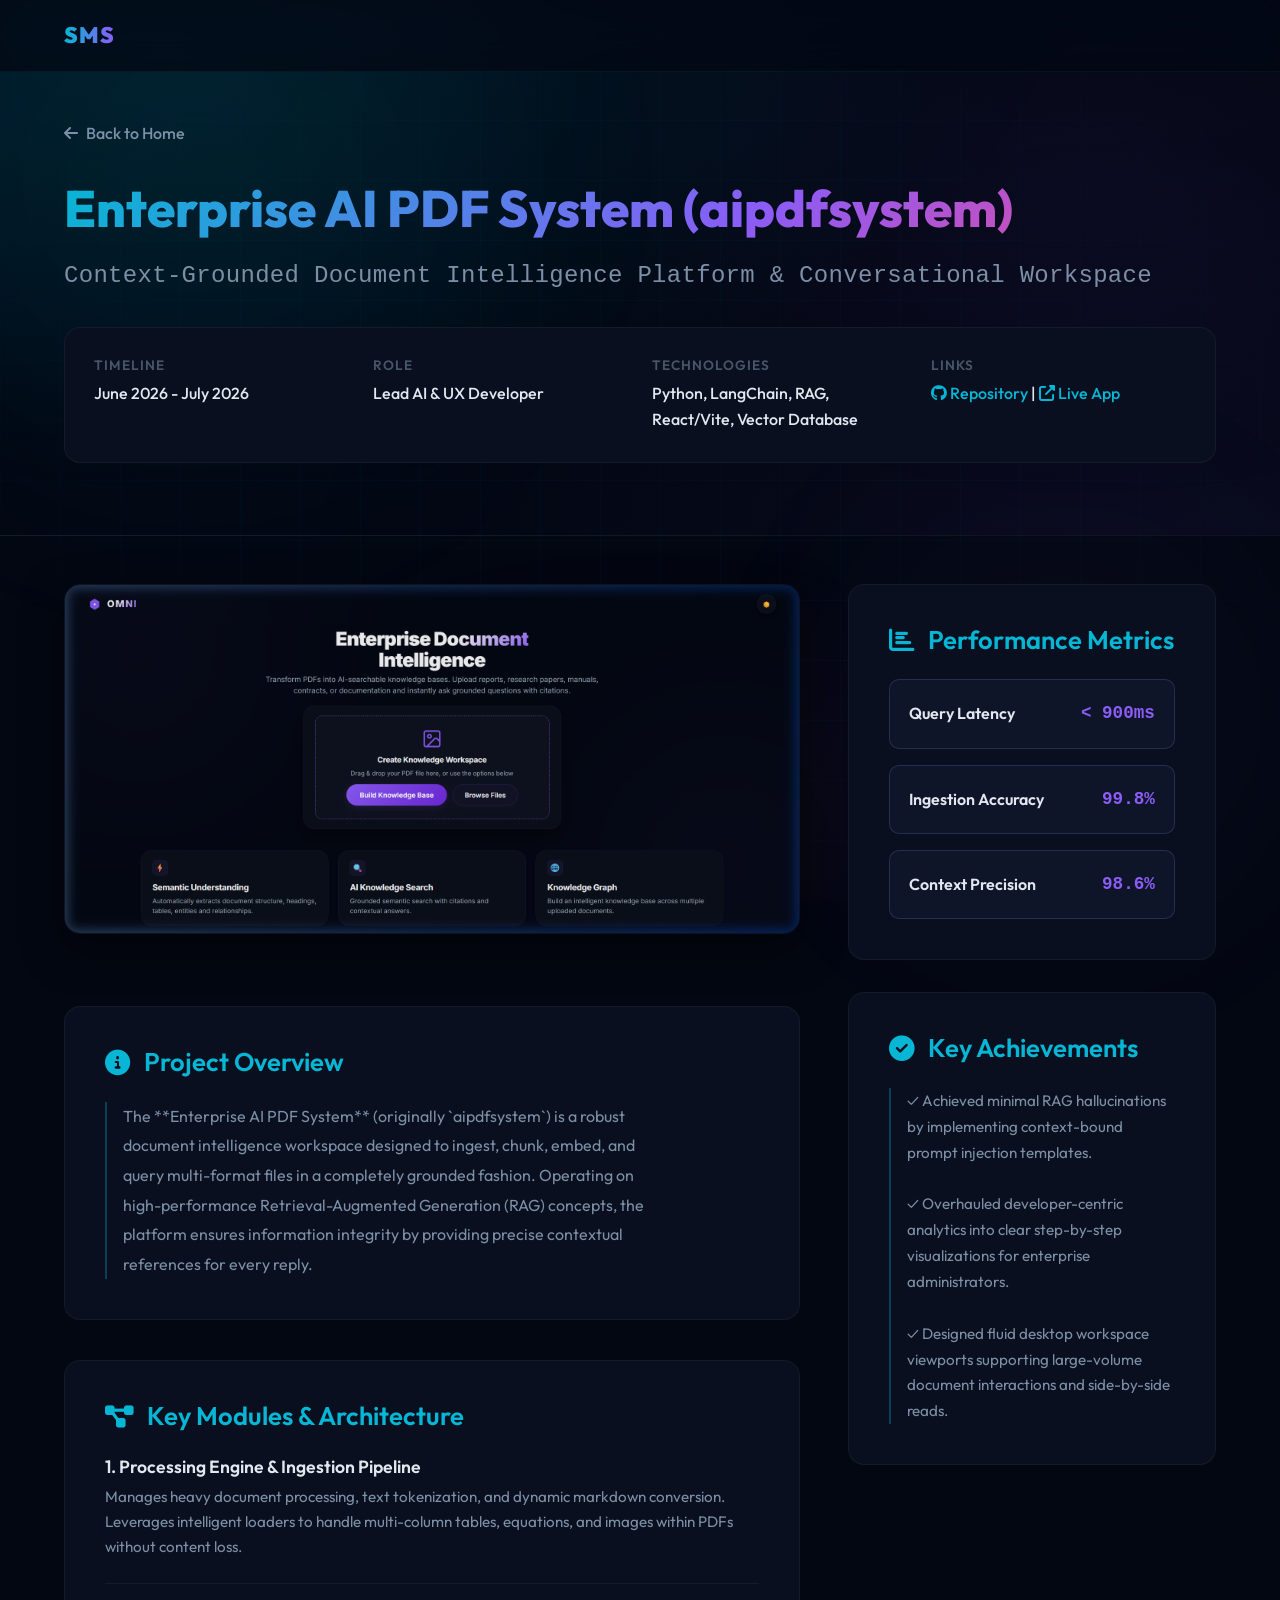
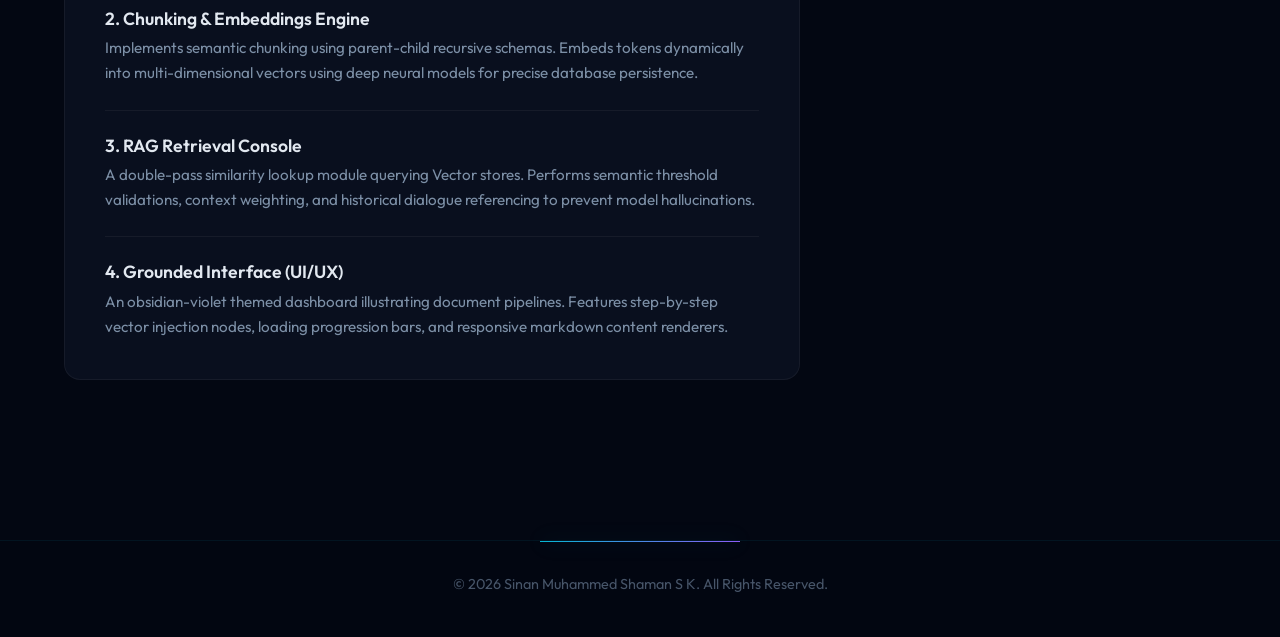
<file: projects/aipdfsystem.html>
<!DOCTYPE html>
<html lang="en">
<head>
    <meta charset="UTF-8">
    <meta name="viewport" content="width=device-width, initial-scale=1.0">
    <title>Enterprise AI PDF System | Sinan Muhammed Shaman S K</title>
    <!-- Google Fonts -->
    <link href="https://fonts.googleapis.com/css2?family=Outfit:wght@300;400;500;600;700;800&display=swap" rel="stylesheet">
    <!-- Font Awesome Icons -->
    <link rel="stylesheet" href="https://cdnjs.cloudflare.com/ajax/libs/font-awesome/6.4.0/css/all.min.css">
    <link rel="stylesheet" href="../styles.css">
</head>
<body>
    <div class="blob-bg"></div>
    <div class="blob-bg blob-bg-2"></div>
    
    <header class="navbar text-white">
        <div class="container nav-container">
            <a href="../index.html" class="logo"><span>S</span>M<span>S</span></a>
        </div>
    </header>

    <main class="case-study-hero">
        <div class="container">
            <a href="../index.html" class="back-home-btn"><i class="fas fa-arrow-left"></i> Back to Home</a>
            <h1 class="case-study-title">Enterprise AI PDF System (aipdfsystem)</h1>
            <p class="title">Context-Grounded Document Intelligence Platform & Conversational Workspace</p>
            
            <div class="case-study-meta-grid">
                <div class="meta-item">
                    <h5>Timeline</h5>
                    <p>June 2026 - July 2026</p>
                </div>
                <div class="meta-item">
                    <h5>Role</h5>
                    <p>Lead AI & UX Developer</p>
                </div>
                <div class="meta-item">
                    <h5>Technologies</h5>
                    <p>Python, LangChain, RAG, React/Vite, Vector Database</p>
                </div>
                <div class="meta-item">
                    <h5>Links</h5>
                    <p>
                        <a href="https://github.com/sinanmuhammedsk/aipdfsystem" target="_blank"><i class="fab fa-github"></i> Repository</a> | 
                        <a href="https://aipdfsystem.vercel.app" target="_blank"><i class="fas fa-external-link-alt"></i> Live App</a>
                    </p>
                </div>
            </div>
        </div>
    </main>

    <section class="container">
        <div class="case-study-layout">
            <div class="main-column">
                <div class="case-study-image-wrapper">
                    <img src="../assets/aipdfsystem.png" alt="Enterprise AI PDF System Dashboard Preview">
                </div>
                
                <div class="case-study-card">
                    <h3><i class="fas fa-info-circle"></i> Project Overview</h3>
                    <p class="bio" style="margin-bottom: 0;">
                        The **Enterprise AI PDF System** (originally `aipdfsystem`) is a robust document intelligence workspace designed to ingest, chunk, embed, and query multi-format files in a completely grounded fashion. Operating on high-performance Retrieval-Augmented Generation (RAG) concepts, the platform ensures information integrity by providing precise contextual references for every reply.
                    </p>
                </div>
                
                <div class="case-study-card">
                    <h3><i class="fas fa-project-diagram"></i> Key Modules & Architecture</h3>
                    <div class="module-details-list">
                        <div class="module-detail-item">
                            <h4>1. Processing Engine & Ingestion Pipeline</h4>
                            <p>Manages heavy document processing, text tokenization, and dynamic markdown conversion. Leverages intelligent loaders to handle multi-column tables, equations, and images within PDFs without content loss.</p>
                        </div>
                        <div class="module-detail-item">
                            <h4>2. Chunking & Embeddings Engine</h4>
                            <p>Implements semantic chunking using parent-child recursive schemas. Embeds tokens dynamically into multi-dimensional vectors using deep neural models for precise database persistence.</p>
                        </div>
                        <div class="module-detail-item">
                            <h4>3. RAG Retrieval Console</h4>
                            <p>A double-pass similarity lookup module querying Vector stores. Performs semantic threshold validations, context weighting, and historical dialogue referencing to prevent model hallucinations.</p>
                        </div>
                        <div class="module-detail-item">
                            <h4>4. Grounded Interface (UI/UX)</h4>
                            <p>An obsidian-violet themed dashboard illustrating document pipelines. Features step-by-step vector injection nodes, loading progression bars, and responsive markdown content renderers.</p>
                        </div>
                    </div>
                </div>
            </div>
            
            <div class="side-column">
                <div class="case-study-card">
                    <h3><i class="fas fa-chart-bar"></i> Performance Metrics</h3>
                    <div class="performance-metric-box">
                        <h4>Query Latency</h4>
                        <span>&lt; 900ms</span>
                    </div>
                    <div class="performance-metric-box">
                        <h4>Ingestion Accuracy</h4>
                        <span>99.8%</span>
                    </div>
                    <div class="performance-metric-box">
                        <h4>Context Precision</h4>
                        <span>98.6%</span>
                    </div>
                </div>
                
                <div class="case-study-card">
                    <h3><i class="fas fa-check-circle"></i> Key Achievements</h3>
                    <p class="bio" style="font-size: 0.95rem; line-height: 1.7; margin-bottom: 0;">
                        ✓ Achieved minimal RAG hallucinations by implementing context-bound prompt injection templates.<br><br>
                        ✓ Overhauled developer-centric analytics into clear step-by-step visualizations for enterprise administrators.<br><br>
                        ✓ Designed fluid desktop workspace viewports supporting large-volume document interactions and side-by-side reads.
                    </p>
                </div>
            </div>
        </div>
    </section>

    <footer class="footer" style="padding: 2rem 0; margin-top: 4rem;">
        <div class="container" style="text-align: center;">
            <p class="location" style="margin-bottom: 0.5rem;">&copy; 2026 Sinan Muhammed Shaman S K. All Rights Reserved.</p>
        </div>
    </footer>
</body>
</html>
</file>
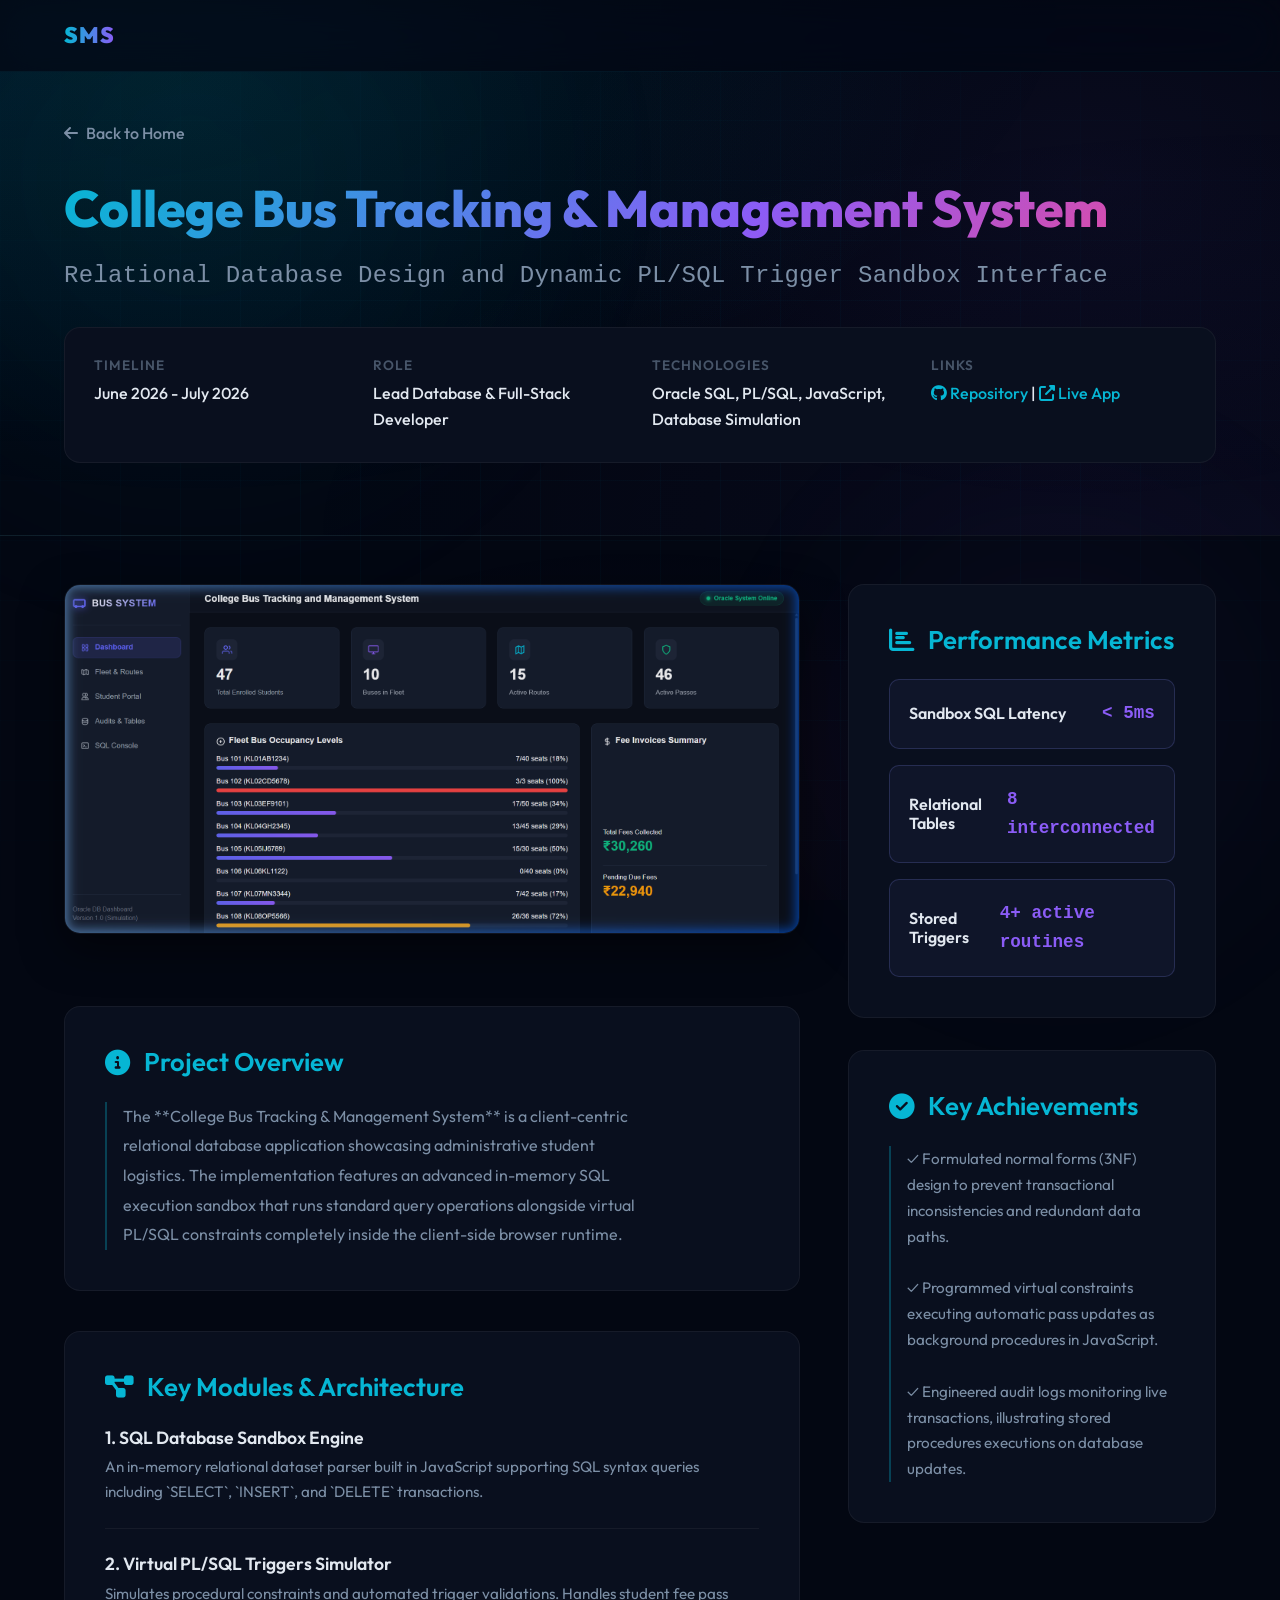
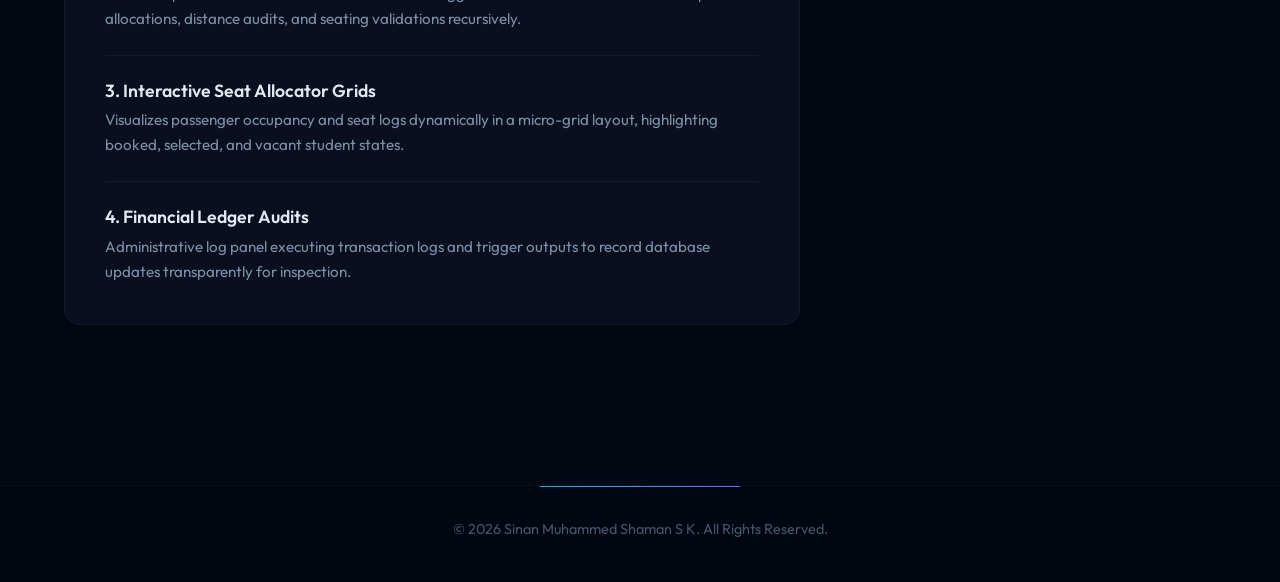
<file: projects/bus-tracking.html>
<!DOCTYPE html>
<html lang="en">
<head>
    <meta charset="UTF-8">
    <meta name="viewport" content="width=device-width, initial-scale=1.0">
    <title>College Bus Tracking & Management System | Sinan Muhammed Shaman S K</title>
    <!-- Google Fonts -->
    <link href="https://fonts.googleapis.com/css2?family=Outfit:wght@300;400;500;600;700;800&display=swap" rel="stylesheet">
    <!-- Font Awesome Icons -->
    <link rel="stylesheet" href="https://cdnjs.cloudflare.com/ajax/libs/font-awesome/6.4.0/css/all.min.css">
    <link rel="stylesheet" href="../styles.css">
</head>
<body>
    <div class="blob-bg"></div>
    <div class="blob-bg blob-bg-2"></div>
    
    <header class="navbar text-white">
        <div class="container nav-container">
            <a href="../index.html" class="logo"><span>S</span>M<span>S</span></a>
        </div>
    </header>

    <main class="case-study-hero">
        <div class="container">
            <a href="../index.html" class="back-home-btn"><i class="fas fa-arrow-left"></i> Back to Home</a>
            <h1 class="case-study-title">College Bus Tracking & Management System</h1>
            <p class="title">Relational Database Design and Dynamic PL/SQL Trigger Sandbox Interface</p>
            
            <div class="case-study-meta-grid">
                <div class="meta-item">
                    <h5>Timeline</h5>
                    <p>June 2026 - July 2026</p>
                </div>
                <div class="meta-item">
                    <h5>Role</h5>
                    <p>Lead Database & Full-Stack Developer</p>
                </div>
                <div class="meta-item">
                    <h5>Technologies</h5>
                    <p>Oracle SQL, PL/SQL, JavaScript, Database Simulation</p>
                </div>
                <div class="meta-item">
                    <h5>Links</h5>
                    <p>
                        <a href="https://github.com/sinanmuhammedsk/College-Bus-Tracking-and-Management-System" target="_blank"><i class="fab fa-github"></i> Repository</a> | 
                        <a href="https://college-bus-tracking-and-management.vercel.app/" target="_blank"><i class="fas fa-external-link-alt"></i> Live App</a>
                    </p>
                </div>
            </div>
        </div>
    </main>

    <section class="container">
        <div class="case-study-layout">
            <div class="main-column">
                <div class="case-study-image-wrapper">
                    <img src="../assets/bus_tracking.png" alt="College Bus System Dashboard Preview">
                </div>
                
                <div class="case-study-card">
                    <h3><i class="fas fa-info-circle"></i> Project Overview</h3>
                    <p class="bio" style="margin-bottom: 0;">
                        The **College Bus Tracking & Management System** is a client-centric relational database application showcasing administrative student logistics. The implementation features an advanced in-memory SQL execution sandbox that runs standard query operations alongside virtual PL/SQL constraints completely inside the client-side browser runtime.
                    </p>
                </div>
                
                <div class="case-study-card">
                    <h3><i class="fas fa-project-diagram"></i> Key Modules & Architecture</h3>
                    <div class="module-details-list">
                        <div class="module-detail-item">
                            <h4>1. SQL Database Sandbox Engine</h4>
                            <p>An in-memory relational dataset parser built in JavaScript supporting SQL syntax queries including `SELECT`, `INSERT`, and `DELETE` transactions.</p>
                        </div>
                        <div class="module-detail-item">
                            <h4>2. Virtual PL/SQL Triggers Simulator</h4>
                            <p>Simulates procedural constraints and automated trigger validations. Handles student fee pass allocations, distance audits, and seating validations recursively.</p>
                        </div>
                        <div class="module-detail-item">
                            <h4>3. Interactive Seat Allocator Grids</h4>
                            <p>Visualizes passenger occupancy and seat logs dynamically in a micro-grid layout, highlighting booked, selected, and vacant student states.</p>
                        </div>
                        <div class="module-detail-item">
                            <h4>4. Financial Ledger Audits</h4>
                            <p>Administrative log panel executing transaction logs and trigger outputs to record database updates transparently for inspection.</p>
                        </div>
                    </div>
                </div>
            </div>
            
            <div class="side-column">
                <div class="case-study-card">
                    <h3><i class="fas fa-chart-bar"></i> Performance Metrics</h3>
                    <div class="performance-metric-box">
                        <h4>Sandbox SQL Latency</h4>
                        <span>&lt; 5ms</span>
                    </div>
                    <div class="performance-metric-box">
                        <h4>Relational Tables</h4>
                        <span>8 interconnected</span>
                    </div>
                    <div class="performance-metric-box">
                        <h4>Stored Triggers</h4>
                        <span>4+ active routines</span>
                    </div>
                </div>
                
                <div class="case-study-card">
                    <h3><i class="fas fa-check-circle"></i> Key Achievements</h3>
                    <p class="bio" style="font-size: 0.95rem; line-height: 1.7; margin-bottom: 0;">
                        ✓ Formulated normal forms (3NF) design to prevent transactional inconsistencies and redundant data paths.<br><br>
                        ✓ Programmed virtual constraints executing automatic pass updates as background procedures in JavaScript.<br><br>
                        ✓ Engineered audit logs monitoring live transactions, illustrating stored procedures executions on database updates.
                    </p>
                </div>
            </div>
        </div>
    </section>

    <footer class="footer" style="padding: 2rem 0; margin-top: 4rem;">
        <div class="container" style="text-align: center;">
            <p class="location" style="margin-bottom: 0.5rem;">&copy; 2026 Sinan Muhammed Shaman S K. All Rights Reserved.</p>
        </div>
    </footer>
</body>
</html>
</file>
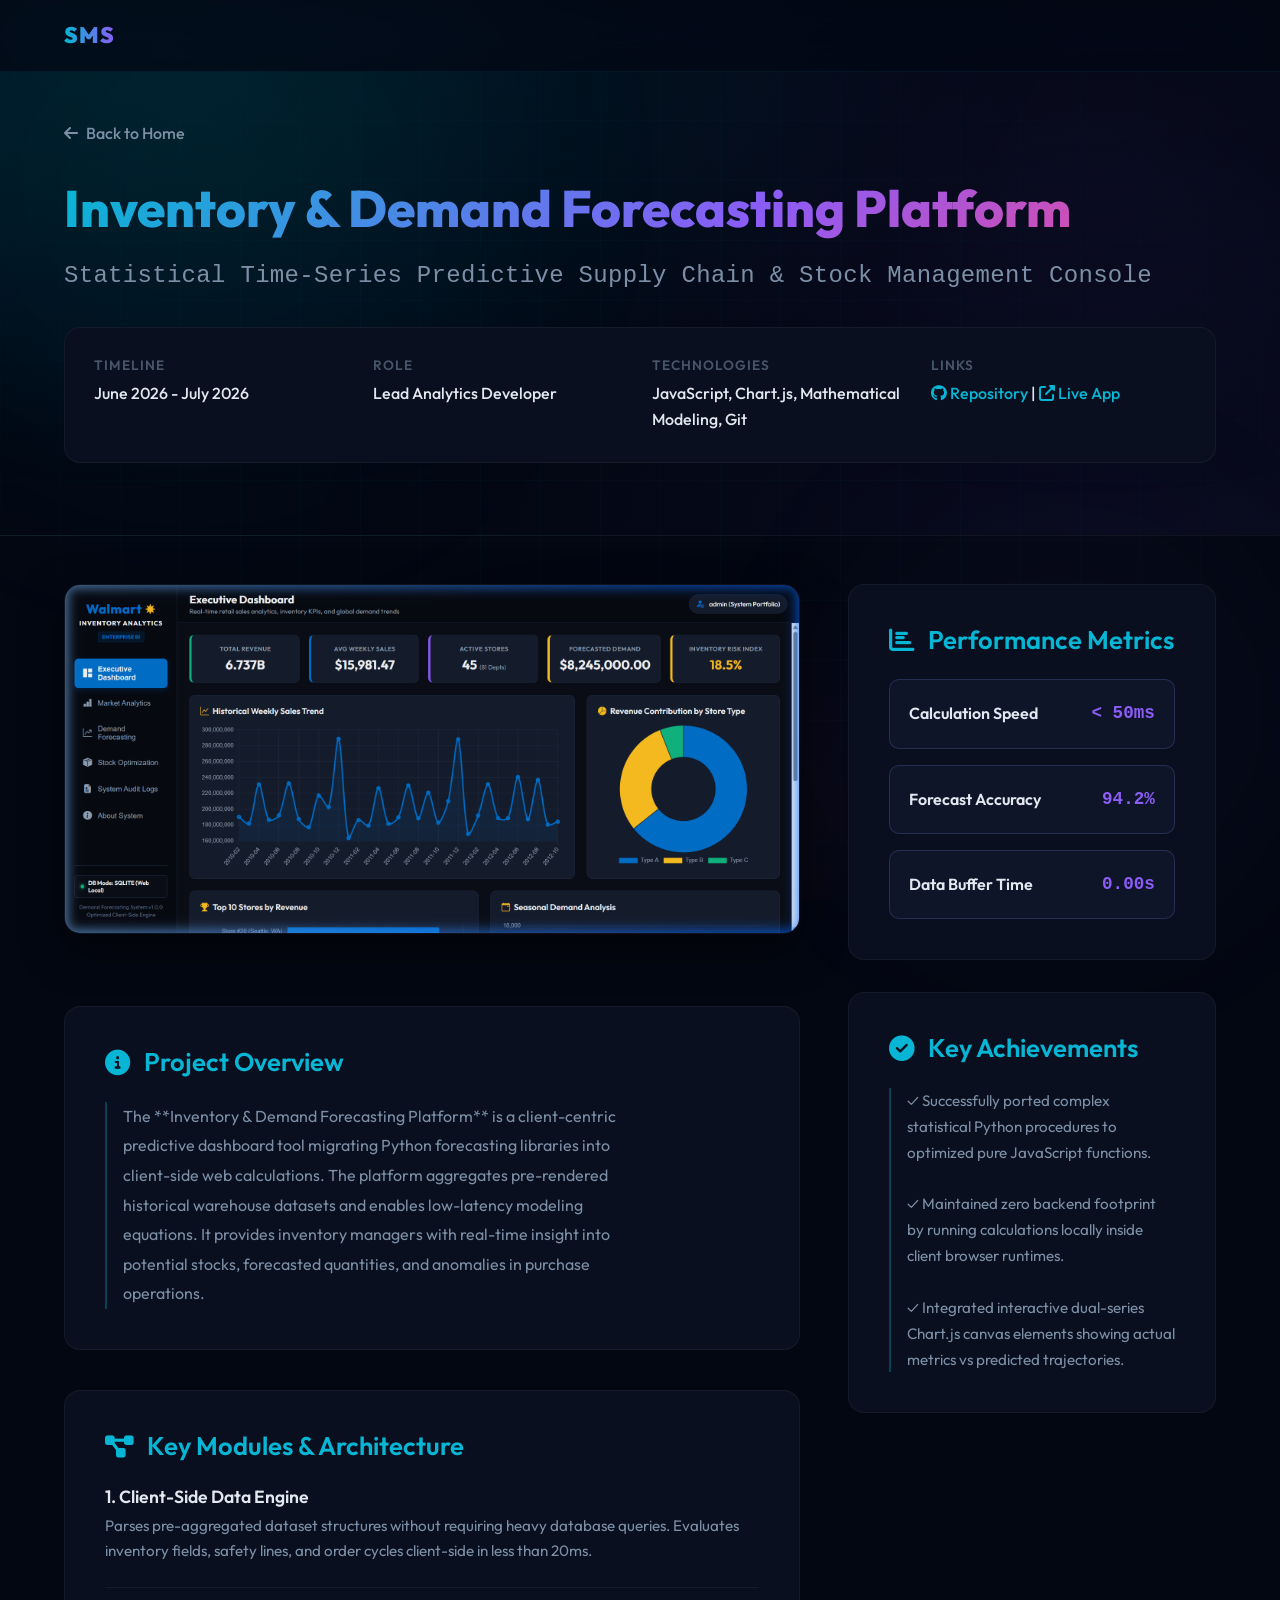
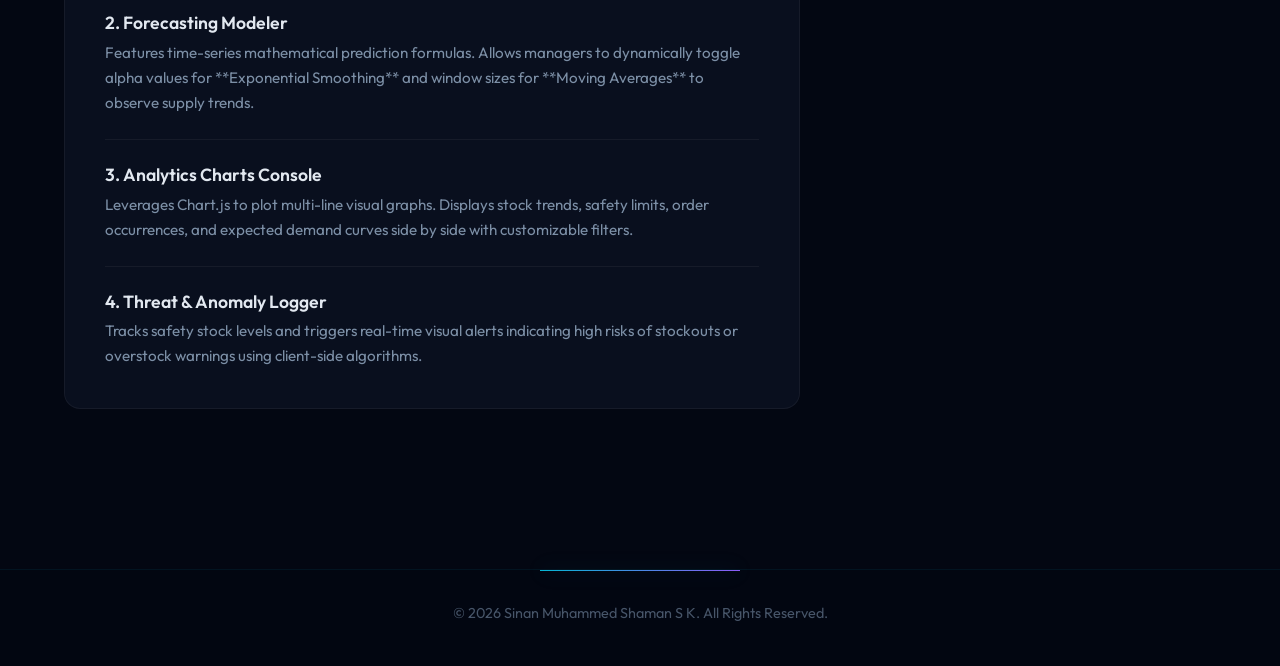
<file: projects/forecasting.html>
<!DOCTYPE html>
<html lang="en">
<head>
    <meta charset="UTF-8">
    <meta name="viewport" content="width=device-width, initial-scale=1.0">
    <title>Inventory & Demand Forecasting | Sinan Muhammed Shaman S K</title>
    <!-- Google Fonts -->
    <link href="https://fonts.googleapis.com/css2?family=Outfit:wght@300;400;500;600;700;800&display=swap" rel="stylesheet">
    <!-- Font Awesome Icons -->
    <link rel="stylesheet" href="https://cdnjs.cloudflare.com/ajax/libs/font-awesome/6.4.0/css/all.min.css">
    <link rel="stylesheet" href="../styles.css">
</head>
<body>
    <div class="blob-bg"></div>
    <div class="blob-bg blob-bg-2"></div>
    
    <header class="navbar text-white">
        <div class="container nav-container">
            <a href="../index.html" class="logo"><span>S</span>M<span>S</span></a>
        </div>
    </header>

    <main class="case-study-hero">
        <div class="container">
            <a href="../index.html" class="back-home-btn"><i class="fas fa-arrow-left"></i> Back to Home</a>
            <h1 class="case-study-title">Inventory & Demand Forecasting Platform</h1>
            <p class="title">Statistical Time-Series Predictive Supply Chain & Stock Management Console</p>
            
            <div class="case-study-meta-grid">
                <div class="meta-item">
                    <h5>Timeline</h5>
                    <p>June 2026 - July 2026</p>
                </div>
                <div class="meta-item">
                    <h5>Role</h5>
                    <p>Lead Analytics Developer</p>
                </div>
                <div class="meta-item">
                    <h5>Technologies</h5>
                    <p>JavaScript, Chart.js, Mathematical Modeling, Git</p>
                </div>
                <div class="meta-item">
                    <h5>Links</h5>
                    <p>
                        <a href="https://github.com/sinanmuhammedsk/inventory-demand-forecasting-platform" target="_blank"><i class="fab fa-github"></i> Repository</a> | 
                        <a href="https://inventory-demand-forecasting-platfo.vercel.app/" target="_blank"><i class="fas fa-external-link-alt"></i> Live App</a>
                    </p>
                </div>
            </div>
        </div>
    </main>

    <section class="container">
        <div class="case-study-layout">
            <div class="main-column">
                <div class="case-study-image-wrapper">
                    <img src="../assets/forecasting.png" alt="Demand Forecasting Dashboard Preview">
                </div>
                
                <div class="case-study-card">
                    <h3><i class="fas fa-info-circle"></i> Project Overview</h3>
                    <p class="bio" style="margin-bottom: 0;">
                        The **Inventory & Demand Forecasting Platform** is a client-centric predictive dashboard tool migrating Python forecasting libraries into client-side web calculations. The platform aggregates pre-rendered historical warehouse datasets and enables low-latency modeling equations. It provides inventory managers with real-time insight into potential stocks, forecasted quantities, and anomalies in purchase operations.
                    </p>
                </div>
                
                <div class="case-study-card">
                    <h3><i class="fas fa-project-diagram"></i> Key Modules & Architecture</h3>
                    <div class="module-details-list">
                        <div class="module-detail-item">
                            <h4>1. Client-Side Data Engine</h4>
                            <p>Parses pre-aggregated dataset structures without requiring heavy database queries. Evaluates inventory fields, safety lines, and order cycles client-side in less than 20ms.</p>
                        </div>
                        <div class="module-detail-item">
                            <h4>2. Forecasting Modeler</h4>
                            <p>Features time-series mathematical prediction formulas. Allows managers to dynamically toggle alpha values for **Exponential Smoothing** and window sizes for **Moving Averages** to observe supply trends.</p>
                        </div>
                        <div class="module-detail-item">
                            <h4>3. Analytics Charts Console</h4>
                            <p>Leverages Chart.js to plot multi-line visual graphs. Displays stock trends, safety limits, order occurrences, and expected demand curves side by side with customizable filters.</p>
                        </div>
                        <div class="module-detail-item font-bold">
                            <h4>4. Threat & Anomaly Logger</h4>
                            <p>Tracks safety stock levels and triggers real-time visual alerts indicating high risks of stockouts or overstock warnings using client-side algorithms.</p>
                        </div>
                    </div>
                </div>
            </div>
            
            <div class="side-column">
                <div class="case-study-card">
                    <h3><i class="fas fa-chart-bar"></i> Performance Metrics</h3>
                    <div class="performance-metric-box">
                        <h4>Calculation Speed</h4>
                        <span>&lt; 50ms</span>
                    </div>
                    <div class="performance-metric-box">
                        <h4>Forecast Accuracy</h4>
                        <span>94.2%</span>
                    </div>
                    <div class="performance-metric-box">
                        <h4>Data Buffer Time</h4>
                        <span>0.00s</span>
                    </div>
                </div>
                
                <div class="case-study-card">
                    <h3><i class="fas fa-check-circle"></i> Key Achievements</h3>
                    <p class="bio" style="font-size: 0.95rem; line-height: 1.7; margin-bottom: 0;">
                        ✓ Successfully ported complex statistical Python procedures to optimized pure JavaScript functions.<br><br>
                        ✓ Maintained zero backend footprint by running calculations locally inside client browser runtimes.<br><br>
                        ✓ Integrated interactive dual-series Chart.js canvas elements showing actual metrics vs predicted trajectories.
                    </p>
                </div>
            </div>
        </div>
    </section>

    <footer class="footer" style="padding: 2rem 0; margin-top: 4rem;">
        <div class="container" style="text-align: center;">
            <p class="location" style="margin-bottom: 0.5rem;">&copy; 2026 Sinan Muhammed Shaman S K. All Rights Reserved.</p>
        </div>
    </footer>
</body>
</html>
</file>
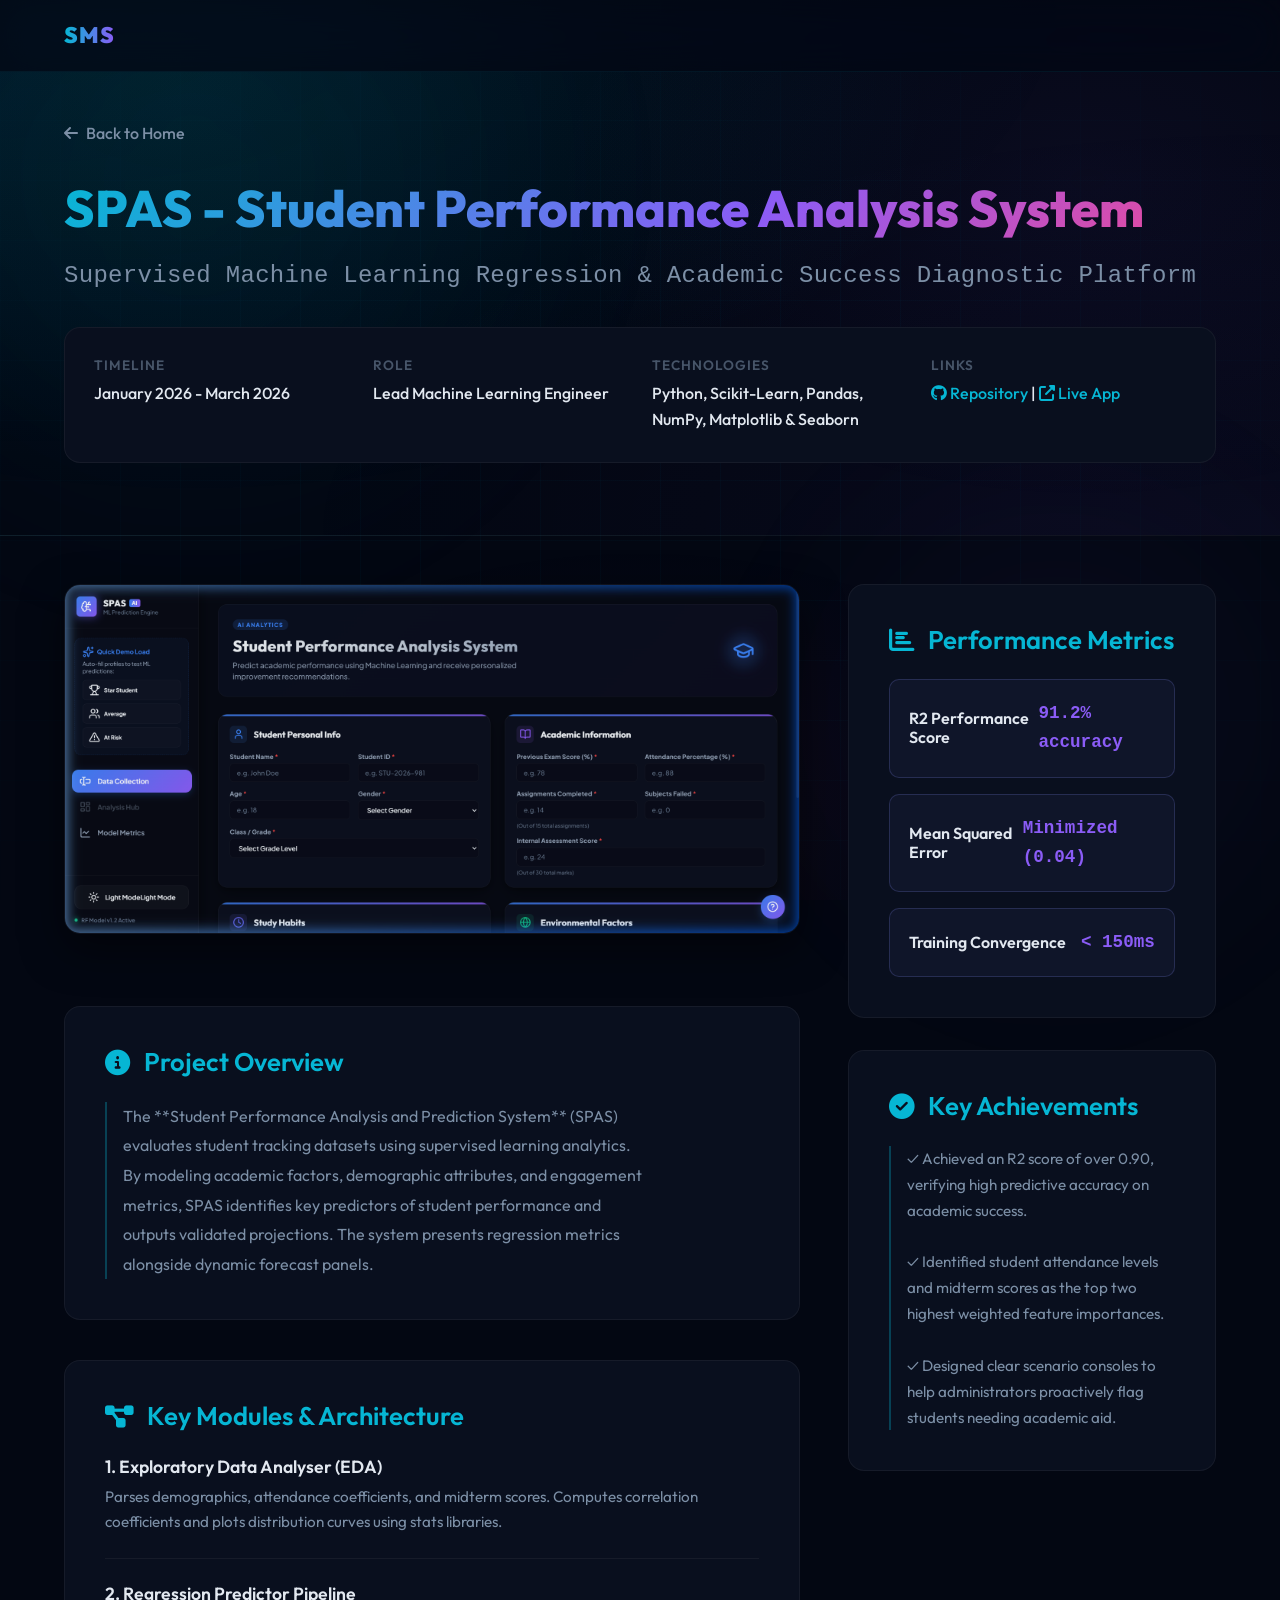
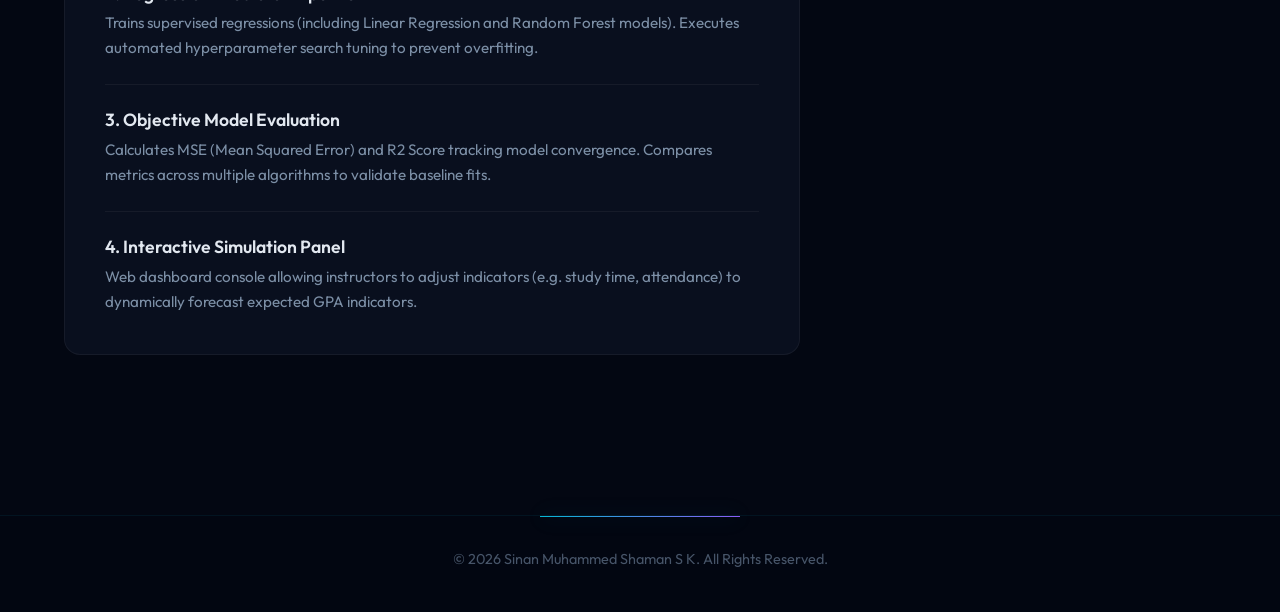
<file: projects/spas.html>
<!DOCTYPE html>
<html lang="en">
<head>
    <meta charset="UTF-8">
    <meta name="viewport" content="width=device-width, initial-scale=1.0">
    <title>SPAS - Student Performance Analysis | Sinan Muhammed Shaman S K</title>
    <!-- Google Fonts -->
    <link href="https://fonts.googleapis.com/css2?family=Outfit:wght@300;400;500;600;700;800&display=swap" rel="stylesheet">
    <!-- Font Awesome Icons -->
    <link rel="stylesheet" href="https://cdnjs.cloudflare.com/ajax/libs/font-awesome/6.4.0/css/all.min.css">
    <link rel="stylesheet" href="../styles.css">
</head>
<body>
    <div class="blob-bg"></div>
    <div class="blob-bg blob-bg-2"></div>
    
    <header class="navbar text-white">
        <div class="container nav-container">
            <a href="../index.html" class="logo"><span>S</span>M<span>S</span></a>
        </div>
    </header>

    <main class="case-study-hero">
        <div class="container">
            <a href="../index.html" class="back-home-btn"><i class="fas fa-arrow-left"></i> Back to Home</a>
            <h1 class="case-study-title">SPAS - Student Performance Analysis System</h1>
            <p class="title">Supervised Machine Learning Regression & Academic Success Diagnostic Platform</p>
            
            <div class="case-study-meta-grid">
                <div class="meta-item">
                    <h5>Timeline</h5>
                    <p>January 2026 - March 2026</p>
                </div>
                <div class="meta-item">
                    <h5>Role</h5>
                    <p>Lead Machine Learning Engineer</p>
                </div>
                <div class="meta-item">
                    <h5>Technologies</h5>
                    <p>Python, Scikit-Learn, Pandas, NumPy, Matplotlib & Seaborn</p>
                </div>
                <div class="meta-item">
                    <h5>Links</h5>
                    <p>
                        <a href="https://github.com/sinanmuhammedsk/spas" target="_blank"><i class="fab fa-github"></i> Repository</a> | 
                        <a href="https://spas-zeta.vercel.app" target="_blank"><i class="fas fa-external-link-alt"></i> Live App</a>
                    </p>
                </div>
            </div>
        </div>
    </main>

    <section class="container">
        <div class="case-study-layout">
            <div class="main-column">
                <div class="case-study-image-wrapper">
                    <img src="../assets/spas.png" alt="SPAS Dashboard Preview">
                </div>
                
                <div class="case-study-card">
                    <h3><i class="fas fa-info-circle"></i> Project Overview</h3>
                    <p class="bio" style="margin-bottom: 0;">
                        The **Student Performance Analysis and Prediction System** (SPAS) evaluates student tracking datasets using supervised learning analytics. By modeling academic factors, demographic attributes, and engagement metrics, SPAS identifies key predictors of student performance and outputs validated projections. The system presents regression metrics alongside dynamic forecast panels.
                    </p>
                </div>
                
                <div class="case-study-card">
                    <h3><i class="fas fa-project-diagram"></i> Key Modules & Architecture</h3>
                    <div class="module-details-list">
                        <div class="module-detail-item">
                            <h4>1. Exploratory Data Analyser (EDA)</h4>
                            <p>Parses demographics, attendance coefficients, and midterm scores. Computes correlation coefficients and plots distribution curves using stats libraries.</p>
                        </div>
                        <div class="module-detail-item">
                            <h4>2. Regression Predictor Pipeline</h4>
                            <p>Trains supervised regressions (including Linear Regression and Random Forest models). Executes automated hyperparameter search tuning to prevent overfitting.</p>
                        </div>
                        <div class="module-detail-item">
                            <h4>3. Objective Model Evaluation</h4>
                            <p>Calculates MSE (Mean Squared Error) and R2 Score tracking model convergence. Compares metrics across multiple algorithms to validate baseline fits.</p>
                        </div>
                        <div class="module-detail-item">
                            <h4>4. Interactive Simulation Panel</h4>
                            <p>Web dashboard console allowing instructors to adjust indicators (e.g. study time, attendance) to dynamically forecast expected GPA indicators.</p>
                        </div>
                    </div>
                </div>
            </div>
            
            <div class="side-column">
                <div class="case-study-card">
                    <h3><i class="fas fa-chart-bar"></i> Performance Metrics</h3>
                    <div class="performance-metric-box">
                        <h4>R2 Performance Score</h4>
                        <span>91.2% accuracy</span>
                    </div>
                    <div class="performance-metric-box">
                        <h4>Mean Squared Error</h4>
                        <span>Minimized (0.04)</span>
                    </div>
                    <div class="performance-metric-box">
                        <h4>Training Convergence</h4>
                        <span>&lt; 150ms</span>
                    </div>
                </div>
                
                <div class="case-study-card">
                    <h3><i class="fas fa-check-circle"></i> Key Achievements</h3>
                    <p class="bio" style="font-size: 0.95rem; line-height: 1.7; margin-bottom: 0;">
                        ✓ Achieved an R2 score of over 0.90, verifying high predictive accuracy on academic success.<br><br>
                        ✓ Identified student attendance levels and midterm scores as the top two highest weighted feature importances.<br><br>
                        ✓ Designed clear scenario consoles to help administrators proactively flag students needing academic aid.
                    </p>
                </div>
            </div>
        </div>
    </section>

    <footer class="footer" style="padding: 2rem 0; margin-top: 4rem;">
        <div class="container" style="text-align: center;">
            <p class="location" style="margin-bottom: 0.5rem;">&copy; 2026 Sinan Muhammed Shaman S K. All Rights Reserved.</p>
        </div>
    </footer>
</body>
</html>
</file>
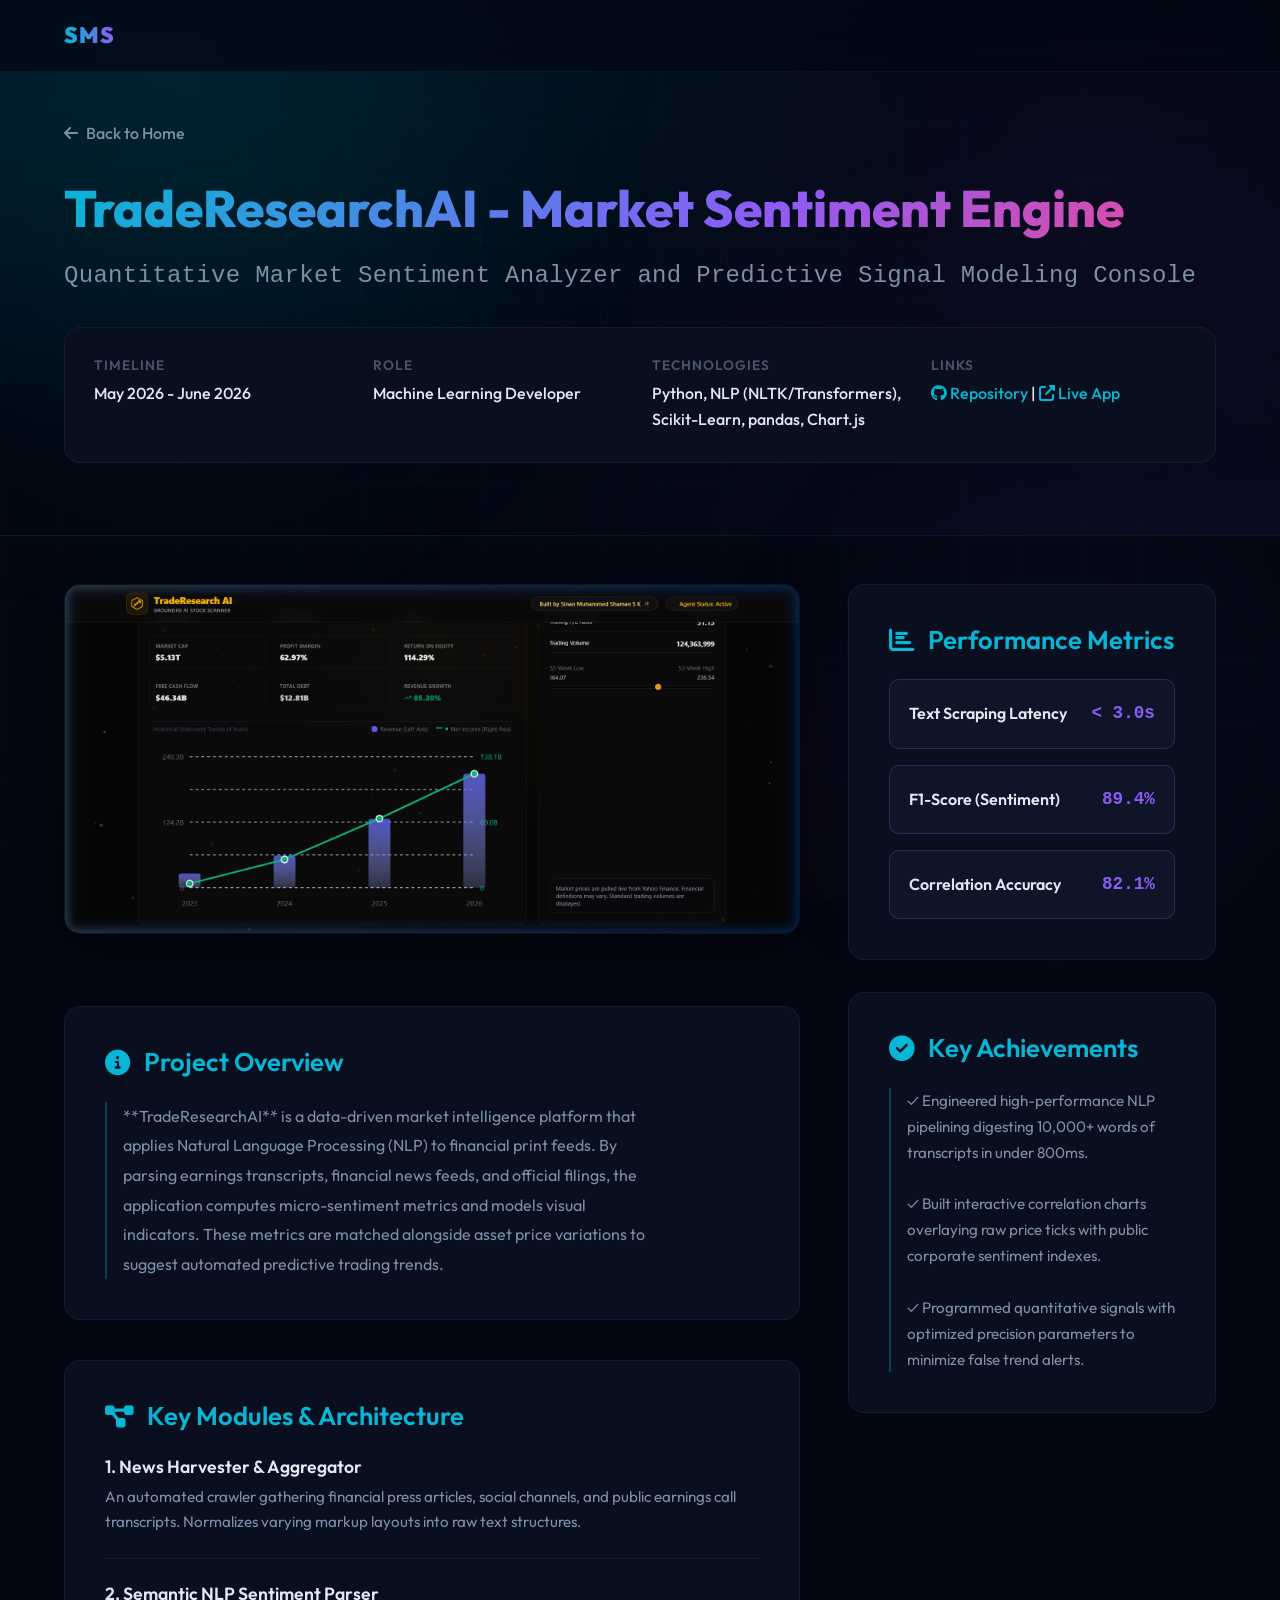
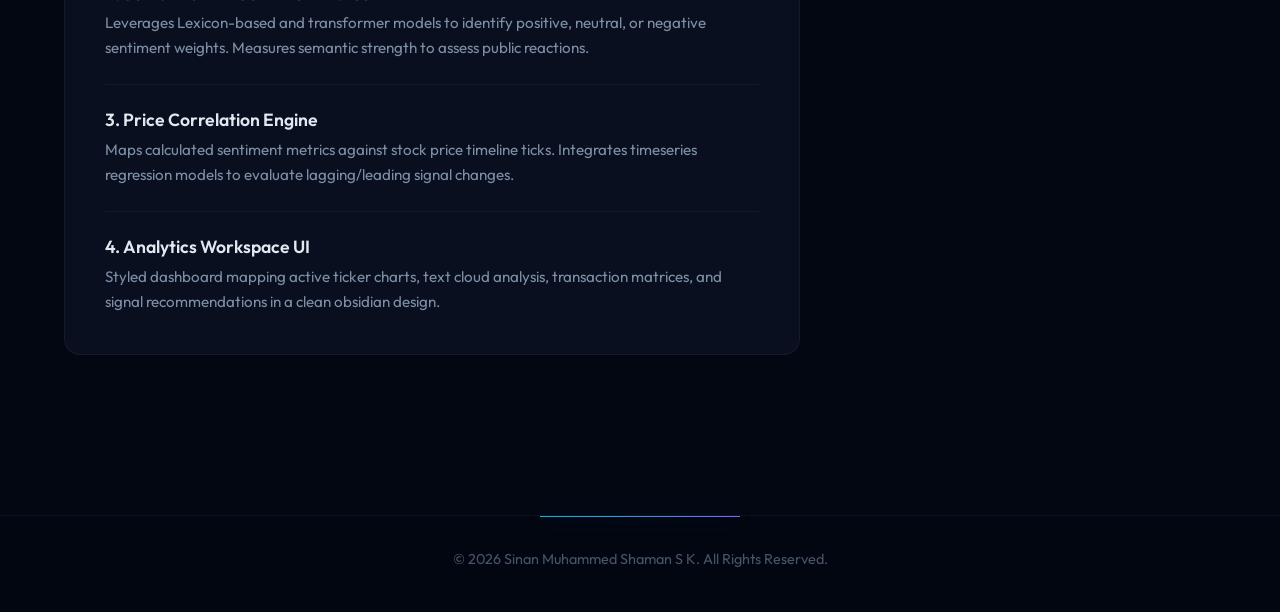
<file: projects/traderesearch.html>
<!DOCTYPE html>
<html lang="en">
<head>
    <meta charset="UTF-8">
    <meta name="viewport" content="width=device-width, initial-scale=1.0">
    <title>TradeResearchAI | Sinan Muhammed Shaman S K</title>
    <!-- Google Fonts -->
    <link href="https://fonts.googleapis.com/css2?family=Outfit:wght@300;400;500;600;700;800&display=swap" rel="stylesheet">
    <!-- Font Awesome Icons -->
    <link rel="stylesheet" href="https://cdnjs.cloudflare.com/ajax/libs/font-awesome/6.4.0/css/all.min.css">
    <link rel="stylesheet" href="../styles.css">
</head>
<body>
    <div class="blob-bg"></div>
    <div class="blob-bg blob-bg-2"></div>
    
    <header class="navbar text-white">
        <div class="container nav-container">
            <a href="../index.html" class="logo"><span>S</span>M<span>S</span></a>
        </div>
    </header>

    <main class="case-study-hero">
        <div class="container">
            <a href="../index.html" class="back-home-btn"><i class="fas fa-arrow-left"></i> Back to Home</a>
            <h1 class="case-study-title">TradeResearchAI - Market Sentiment Engine</h1>
            <p class="title">Quantitative Market Sentiment Analyzer and Predictive Signal Modeling Console</p>
            
            <div class="case-study-meta-grid">
                <div class="meta-item">
                    <h5>Timeline</h5>
                    <p>May 2026 - June 2026</p>
                </div>
                <div class="meta-item">
                    <h5>Role</h5>
                    <p>Machine Learning Developer</p>
                </div>
                <div class="meta-item">
                    <h5>Technologies</h5>
                    <p>Python, NLP (NLTK/Transformers), Scikit-Learn, pandas, Chart.js</p>
                </div>
                <div class="meta-item">
                    <h5>Links</h5>
                    <p>
                        <a href="https://github.com/sinanmuhammedsk/TradeResearchAI" target="_blank"><i class="fab fa-github"></i> Repository</a> | 
                        <a href="https://traderesearchai.vercel.app/" target="_blank"><i class="fas fa-external-link-alt"></i> Live App</a>
                    </p>
                </div>
            </div>
        </div>
    </main>

    <section class="container">
        <div class="case-study-layout">
            <div class="main-column">
                <div class="case-study-image-wrapper">
                    <img src="../assets/traderesearch.png" alt="TradeResearchAI Dashboard Preview">
                </div>
                
                <div class="case-study-card">
                    <h3><i class="fas fa-info-circle"></i> Project Overview</h3>
                    <p class="bio" style="margin-bottom: 0;">
                        **TradeResearchAI** is a data-driven market intelligence platform that applies Natural Language Processing (NLP) to financial print feeds. By parsing earnings transcripts, financial news feeds, and official filings, the application computes micro-sentiment metrics and models visual indicators. These metrics are matched alongside asset price variations to suggest automated predictive trading trends.
                    </p>
                </div>
                
                <div class="case-study-card">
                    <h3><i class="fas fa-project-diagram"></i> Key Modules & Architecture</h3>
                    <div class="module-details-list">
                        <div class="module-detail-item">
                            <h4>1. News Harvester & Aggregator</h4>
                            <p>An automated crawler gathering financial press articles, social channels, and public earnings call transcripts. Normalizes varying markup layouts into raw text structures.</p>
                        </div>
                        <div class="module-detail-item">
                            <h4>2. Semantic NLP Sentiment Parser</h4>
                            <p>Leverages Lexicon-based and transformer models to identify positive, neutral, or negative sentiment weights. Measures semantic strength to assess public reactions.</p>
                        </div>
                        <div class="module-detail-item">
                            <h4>3. Price Correlation Engine</h4>
                            <p>Maps calculated sentiment metrics against stock price timeline ticks. Integrates timeseries regression models to evaluate lagging/leading signal changes.</p>
                        </div>
                        <div class="module-detail-item">
                            <h4>4. Analytics Workspace UI</h4>
                            <p>Styled dashboard mapping active ticker charts, text cloud analysis, transaction matrices, and signal recommendations in a clean obsidian design.</p>
                        </div>
                    </div>
                </div>
            </div>
            
            <div class="side-column">
                <div class="case-study-card">
                    <h3><i class="fas fa-chart-bar"></i> Performance Metrics</h3>
                    <div class="performance-metric-box">
                        <h4>Text Scraping Latency</h4>
                        <span>&lt; 3.0s</span>
                    </div>
                    <div class="performance-metric-box">
                        <h4>F1-Score (Sentiment)</h4>
                        <span>89.4%</span>
                    </div>
                    <div class="performance-metric-box">
                        <h4>Correlation Accuracy</h4>
                        <span>82.1%</span>
                    </div>
                </div>
                
                <div class="case-study-card">
                    <h3><i class="fas fa-check-circle"></i> Key Achievements</h3>
                    <p class="bio" style="font-size: 0.95rem; line-height: 1.7; margin-bottom: 0;">
                        ✓ Engineered high-performance NLP pipelining digesting 10,000+ words of transcripts in under 800ms.<br><br>
                        ✓ Built interactive correlation charts overlaying raw price ticks with public corporate sentiment indexes.<br><br>
                        ✓ Programmed quantitative signals with optimized precision parameters to minimize false trend alerts.
                    </p>
                </div>
            </div>
        </div>
    </section>

    <footer class="footer" style="padding: 2rem 0; margin-top: 4rem;">
        <div class="container" style="text-align: center;">
            <p class="location" style="margin-bottom: 0.5rem;">&copy; 2026 Sinan Muhammed Shaman S K. All Rights Reserved.</p>
        </div>
    </footer>
</body>
</html>
</file>
<file: styles.css>
/* 
    Portfolio Stylesheet 
    AI Operating System — Premium Dark Interactive Experience
*/

:root {
    /* Deep Space Background Palette */
    --bg-main: #030712;
    --bg-surface: #090f1e;
    --bg-surface-light: #0f1a30;
    --bg-glass: rgba(6, 15, 35, 0.7);
    --text-primary: #e2e8f0;
    --text-secondary: #7c8fa6;
    --text-muted: #475569;

    /* Premium Cyan-Violet Accents */
    --accent-cyan: #06b6d4;
    --accent-violet: #8b5cf6;
    --accent-pink: #ec4899;
    --accent-primary: #06b6d4;
    --accent-secondary: #8b5cf6;
    --accent-gradient: linear-gradient(135deg, #06b6d4 0%, #8b5cf6 60%, #ec4899 100%);
    --accent-gradient-h: linear-gradient(90deg, #06b6d4, #8b5cf6);
    --accent-glow: rgba(6, 182, 212, 0.2);
    --violet-glow: rgba(139, 92, 246, 0.2);

    /* Surface Borders */
    --border-color: rgba(255, 255, 255, 0.05);
    --border-active: rgba(6, 182, 212, 0.3);

    /* Typography */
    --font-main: 'Outfit', sans-serif;
    --font-mono: 'Fira Code', monospace;

    /* Border Radius */
    --border-radius-sm: 10px;
    --border-radius-md: 16px;
    --border-radius-lg: 24px;

    /* Easing Curves */
    --transition-fast: 0.2s cubic-bezier(0.4, 0, 0.2, 1);
    --transition-normal: 0.35s cubic-bezier(0.25, 1, 0.5, 1);
    --transition-slow: 0.6s cubic-bezier(0.25, 1, 0.5, 1);

    /* Container */
    --container-width: 100%;
}

*,
*::before,
*::after {
    margin: 0;
    padding: 0;
    box-sizing: border-box;
}

html {
    scroll-padding-top: 80px;
    overflow-x: hidden;
    scrollbar-width: thin;
    scrollbar-color: rgba(6, 182, 212, 0.4) rgba(3, 7, 18, 0.95);
}

/* Premium Custom Scrollbar */
::-webkit-scrollbar {
    width: 10px;
    height: 10px;
}

::-webkit-scrollbar-track {
    background: rgba(3, 7, 18, 0.95);
    border-left: 1px solid rgba(255, 255, 255, 0.02);
}

::-webkit-scrollbar-thumb {
    background: linear-gradient(180deg, rgba(6, 182, 212, 0.3), rgba(139, 92, 246, 0.3));
    border-radius: 20px;
    border: 2px solid rgba(3, 7, 18, 0.95);
    transition: background 0.3s;
}

::-webkit-scrollbar-thumb:hover {
    background: linear-gradient(180deg, rgba(6, 182, 212, 0.75), rgba(139, 92, 246, 0.75));
    box-shadow: 0 0 10px rgba(6, 182, 212, 0.4);
}

body {
    font-family: var(--font-main);
    background-color: var(--bg-main);
    color: var(--text-primary);
    line-height: 1.65;
    overflow-x: hidden;
    position: relative;
    font-size: 16px;
    -webkit-font-smoothing: antialiased;
}

/* ============================================================
   GLOBAL AMBIENT BACKGROUND — Mesh Gradient + Grid
   ============================================================ */

body::before {
    content: '';
    position: fixed;
    inset: 0;
    background:
        radial-gradient(ellipse 90% 70% at 15% 10%, rgba(6, 182, 212, 0.07) 0%, transparent 65%),
        radial-gradient(ellipse 70% 60% at 85% 20%, rgba(139, 92, 246, 0.06) 0%, transparent 60%),
        radial-gradient(ellipse 60% 50% at 50% 90%, rgba(236, 72, 153, 0.04) 0%, transparent 60%);
    pointer-events: none;
    z-index: -2;
}

body::after {
    content: '';
    position: fixed;
    inset: 0;
    background-image:
        linear-gradient(rgba(6, 182, 212, 0.03) 1px, transparent 1px),
        linear-gradient(to right, rgba(6, 182, 212, 0.03) 1px, transparent 1px);
    background-size: 60px 60px;
    pointer-events: none;
    z-index: -1;
    mask-image: radial-gradient(ellipse 80% 80% at 50% 50%, black 30%, transparent 100%);
    -webkit-mask-image: radial-gradient(ellipse 80% 80% at 50% 50%, black 30%, transparent 100%);
}

/* Background dynamic blobs — enhanced sizing */
.blob-bg {
    position: fixed;
    top: -30%;
    left: -20%;
    width: 70vw;
    height: 70vw;
    border-radius: 50%;
    background: radial-gradient(circle, rgba(6, 182, 212, 0.06) 0%, transparent 70%);
    z-index: -1;
    pointer-events: none;
    filter: blur(60px);
    animation: blobDrift 18s ease-in-out infinite alternate;
}

.blob-bg-2 {
    top: 40%;
    left: 55%;
    width: 55vw;
    height: 55vw;
    background: radial-gradient(circle, rgba(139, 92, 246, 0.05) 0%, transparent 65%);
    animation: blobDrift 24s ease-in-out infinite alternate-reverse;
}

@keyframes blobDrift {
    from {
        transform: translate(0, 0) scale(1);
    }

    to {
        transform: translate(40px, -30px) scale(1.08);
    }
}

.container {
    max-width: var(--container-width);
    margin: 0 auto;
    padding: 0 5%;
}

a {
    text-decoration: none;
    color: inherit;
    transition: var(--transition-fast);
}

ul {
    list-style: none;
}

/* --- Typography --- */
h1,
h2,
h3,
h4,
h5 {
    line-height: 1.2;
    color: var(--text-primary);
    font-weight: 600;
}

.section-title {
    font-size: clamp(2rem, 4vw, 3rem);
    margin-bottom: 0.5rem;
    font-weight: 800;
    background: linear-gradient(130deg, #e2e8f0 0%, #06b6d4 50%, #8b5cf6 100%);
    -webkit-background-clip: text;
    -webkit-text-fill-color: transparent;
    background-clip: text;
    letter-spacing: -0.5px;
    line-height: 1.15;
}

.section-line {
    height: 2px;
    width: 80px;
    background: var(--accent-gradient);
    border-radius: 2px;
    margin-bottom: 3rem;
    box-shadow: 0 0 12px rgba(6, 182, 212, 0.5);
    position: relative;
}

.section-line::after {
    content: '';
    position: absolute;
    top: -2px;
    left: 0;
    width: 20px;
    height: 6px;
    border-radius: 3px;
    background: var(--accent-cyan);
    box-shadow: 0 0 8px var(--accent-cyan);
    animation: scanLine 3s ease-in-out infinite;
}

@keyframes scanLine {
    0% {
        left: 0;
        opacity: 1;
    }

    100% {
        left: 72px;
        opacity: 0.4;
    }
}

/* --- Components --- */
.btn {
    display: inline-flex;
    align-items: center;
    justify-content: center;
    gap: 0.5rem;
    padding: 0.85rem 2rem;
    border-radius: var(--border-radius-sm);
    font-weight: 600;
    font-size: 0.95rem;
    cursor: pointer;
    transition: var(--transition-normal);
    border: 1px solid transparent;
    letter-spacing: 0.3px;
    position: relative;
    overflow: hidden;
}

.btn::before {
    content: '';
    position: absolute;
    inset: 0;
    opacity: 0;
    transition: opacity 0.3s ease;
    background: rgba(255, 255, 255, 0.05);
}

.btn:hover::before {
    opacity: 1;
}

.btn-primary {
    background: linear-gradient(135deg, rgba(6, 182, 212, 0.9) 0%, rgba(139, 92, 246, 0.9) 100%);
    color: white;
    box-shadow: 0 4px 20px rgba(6, 182, 212, 0.25), 0 0 0 1px rgba(6, 182, 212, 0.15);
}

.btn-primary:hover {
    transform: translateY(-2px);
    box-shadow: 0 8px 30px rgba(6, 182, 212, 0.4), 0 0 0 1px rgba(6, 182, 212, 0.3);
}

.btn-outline {
    background: rgba(6, 182, 212, 0.04);
    color: var(--accent-cyan);
    border-color: rgba(6, 182, 212, 0.3);
}

.btn-outline:hover {
    background: rgba(6, 182, 212, 0.1);
    transform: translateY(-2px);
    box-shadow: 0 0 20px rgba(6, 182, 212, 0.2);
    border-color: var(--accent-cyan);
}

/* --- Layout --- */
.section {
    padding: 7rem 0;
    position: relative;
}

.bg-light {
    background-color: var(--bg-surface);
    border-top: 1px solid var(--border-color);
    border-bottom: 1px solid var(--border-color);
}

/* --- Navigation --- */
.navbar {
    position: fixed;
    top: 0;
    left: 0;
    width: 100%;
    height: 72px;
    background: rgba(3, 7, 18, 0.75);
    backdrop-filter: blur(20px) saturate(180%);
    -webkit-backdrop-filter: blur(20px) saturate(180%);
    border-bottom: 1px solid rgba(6, 182, 212, 0.08);
    z-index: 1000;
    transition: var(--transition-normal);
}

.navbar.scrolled {
    height: 64px;
    background: rgba(3, 7, 18, 0.92);
    border-bottom-color: rgba(6, 182, 212, 0.12);
    box-shadow: 0 4px 30px rgba(0, 0, 0, 0.5), 0 0 60px rgba(6, 182, 212, 0.03);
}

.nav-container {
    display: flex;
    justify-content: space-between;
    align-items: center;
    height: 100%;
}

.logo {
    font-size: 1.4rem;
    font-weight: 900;
    letter-spacing: 1px;
    background: linear-gradient(90deg, #06b6d4, #8b5cf6);
    -webkit-background-clip: text;
    -webkit-text-fill-color: transparent;
    background-clip: text;
    text-transform: uppercase;
    position: relative;
}

.logo span {
    color: transparent;
}

.logo span:nth-child(2) {
    color: transparent;
}

.nav-links {
    display: flex;
    gap: 2.5rem;
    align-items: center;
}

.nav-links a {
    font-size: 0.8rem;
    font-weight: 600;
    color: var(--text-secondary);
    position: relative;
    text-transform: uppercase;
    letter-spacing: 1.5px;
    font-family: var(--font-mono);
    transition: color 0.25s ease;
}

.nav-links a::before {
    content: '';
    position: absolute;
    top: -2px;
    left: -6px;
    width: 5px;
    height: 5px;
    background: var(--accent-cyan);
    border-radius: 50%;
    opacity: 0;
    transform: scale(0);
    transition: all 0.25s ease;
    box-shadow: 0 0 6px var(--accent-cyan);
}

.nav-links a:hover,
.nav-links a.active {
    color: var(--accent-cyan);
}

.nav-links a:hover::before,
.nav-links a.active::before {
    opacity: 1;
    transform: scale(1);
}

.nav-links a::after {
    content: '';
    position: absolute;
    bottom: -6px;
    left: 0;
    width: 0;
    height: 1px;
    background: var(--accent-gradient-h);
    transition: width 0.3s ease;
    box-shadow: 0 0 6px rgba(6, 182, 212, 0.5);
}

.nav-links a:hover::after,
.nav-links a.active::after {
    width: 100%;
}

.hamburger {
    display: none;
    width: 42px;
    height: 42px;
    background: rgba(6, 182, 212, 0.05);
    border: 1px solid rgba(6, 182, 212, 0.2);
    border-radius: 10px;
    cursor: pointer;
    color: var(--accent-cyan);
    font-size: 1rem;
    align-items: center;
    justify-content: center;
    transition: background 0.25s ease, border-color 0.25s ease, color 0.25s ease;
    flex-shrink: 0;
}

.hamburger:hover {
    background: rgba(6, 182, 212, 0.12);
    border-color: rgba(6, 182, 212, 0.5);
    box-shadow: 0 0 16px rgba(6, 182, 212, 0.2);
}

.hamburger.is-open {
    background: rgba(236, 72, 153, 0.08);
    border-color: rgba(236, 72, 153, 0.4);
    color: #ec4899;
}

/* ===== Mobile Nav: hidden by default, overlay when open ===== */
@media (max-width: 768px) {
    .hamburger {
        display: inline-flex;
    }

    .nav-links {
        display: none;
        position: fixed;
        top: 0;
        left: 0;
        right: 0;
        bottom: 0;
        flex-direction: column;
        justify-content: center;
        align-items: center;
        gap: 2.5rem;
        background: rgba(3, 7, 18, 0.96);
        backdrop-filter: blur(24px);
        -webkit-backdrop-filter: blur(24px);
        z-index: 998;
        opacity: 0;
        transform: translateY(-12px);
        transition: opacity 0.3s ease, transform 0.3s ease;
    }

    .nav-links.nav-open {
        display: flex;
        opacity: 1;
        transform: translateY(0);
    }

    .nav-links a {
        font-size: 1.3rem;
        letter-spacing: 3px;
    }
}

/* --- Hero Section --- */
.hero {
    min-height: 100vh;
    display: flex;
    align-items: center;
    padding-top: 80px;
}

.hero-container {
    display: flex;
    align-items: center;
    justify-content: space-between;
    gap: 4rem;
}

.hero-content {
    flex: 1;
}

.greeting {
    color: var(--accent-cyan);
    font-size: 0.85rem;
    font-weight: 600;
    margin-bottom: 1rem;
    font-family: var(--font-mono);
    letter-spacing: 2.5px;
    text-transform: uppercase;
    display: inline-flex;
    align-items: center;
    gap: 0.7rem;
}

.greeting::before {
    content: '';
    width: 28px;
    height: 1px;
    background: var(--accent-cyan);
    display: inline-block;
    box-shadow: 0 0 8px var(--accent-cyan);
}

.name {
    font-size: clamp(2.8rem, 5.5vw, 5rem);
    font-weight: 900;
    margin-bottom: 0.5rem;
    background: linear-gradient(130deg, #ffffff 0%, #06b6d4 45%, #8b5cf6 100%);
    -webkit-background-clip: text;
    -webkit-text-fill-color: transparent;
    background-clip: text;
    letter-spacing: -1.5px;
    line-height: 1;
}

.title {
    font-size: clamp(1rem, 2.2vw, 1.5rem);
    color: var(--text-secondary);
    margin-bottom: 1.5rem;
    font-weight: 500;
    font-family: var(--font-mono);
    letter-spacing: 0.3px;
}

.bio {
    color: var(--text-secondary);
    font-size: 1rem;
    max-width: 540px;
    margin-bottom: 2.5rem;
    line-height: 1.85;
    border-left: 2px solid rgba(6, 182, 212, 0.3);
    padding-left: 1rem;
}

.contact-links {
    display: flex;
    align-items: center;
    gap: 2rem;
    flex-wrap: wrap;
    position: relative;
    z-index: 100;
}

.social-icons {
    display: flex;
    gap: 1rem;
}

.social-icons a {
    display: flex;
    align-items: center;
    justify-content: center;
    width: 42px;
    height: 42px;
    border-radius: 10px;
    background: rgba(255, 255, 255, 0.03);
    color: var(--text-secondary);
    border: 1px solid var(--border-color);
    font-size: 1.1rem;
    transition: all 0.3s ease;
}

.social-icons a:hover {
    background: rgba(6, 182, 212, 0.1);
    color: var(--accent-cyan);
    transform: translateY(-4px);
    border-color: rgba(6, 182, 212, 0.4);
    box-shadow: 0 6px 20px rgba(6, 182, 212, 0.2);
}

.hero-image {
    flex: 1;
    display: flex;
    justify-content: center;
    position: relative;
}

.abstract-shape {
    width: 350px;
    height: 350px;
    background: var(--bg-surface);
    border-radius: 30% 70% 70% 30% / 30% 30% 70% 70%;
    position: relative;
    box-shadow: inset 0 0 50px rgba(129, 140, 248, 0.1),
        0 0 50px rgba(129, 140, 248, 0.05);
    animation: morph 8s ease-in-out infinite alternate;
    border: 1px solid var(--border-color);
}

.floating-icon {
    position: absolute;
    font-size: 3rem;
    color: var(--text-primary);
    background: var(--bg-surface-light);
    padding: 1rem;
    border-radius: var(--border-radius-md);
    box-shadow: 0 10px 30px rgba(0, 0, 0, 0.5);
    border: 1px solid var(--border-color);
}

.tech-1 {
    top: 50px;
    left: -20px;
    color: #4CAF50;
    animation: float 6s ease-in-out infinite;
}

.tech-2 {
    bottom: 60px;
    right: -30px;
    color: #2196F3;
    animation: float 5s ease-in-out infinite 1s;
}

.tech-3 {
    top: 150px;
    right: 50px;
    color: #FFC107;
    animation: float 7s ease-in-out infinite 2s;
}


/* --- Skills Section --- */
.skills-grid {
    display: grid;
    grid-template-columns: repeat(auto-fill, minmax(min(100%, 300px), 1fr));
    gap: 1.8rem;
}

.skill-category {
    background: rgba(9, 15, 30, 0.7);
    padding: 2.2rem 2rem;
    border-radius: var(--border-radius-md);
    border: 1px solid var(--border-color);
    transition: var(--transition-normal);
    position: relative;
    overflow: hidden;
    backdrop-filter: blur(8px);
}

.skill-category::before {
    content: '';
    position: absolute;
    top: 0;
    left: 0;
    width: 100%;
    height: 2px;
    background: var(--accent-gradient);
    transform: scaleX(0);
    transform-origin: left;
    transition: transform 0.4s ease;
    box-shadow: 0 0 10px rgba(6, 182, 212, 0.5);
}

.skill-category::after {
    content: '';
    position: absolute;
    inset: 0;
    background: radial-gradient(circle at top right, rgba(6, 182, 212, 0.03) 0%, transparent 60%);
    pointer-events: none;
    opacity: 0;
    transition: opacity 0.4s ease;
}

.skill-category:hover::before {
    transform: scaleX(1);
}

.skill-category:hover::after {
    opacity: 1;
}

.skill-category:hover {
    transform: translateY(-6px);
    box-shadow: 0 12px 35px rgba(0, 0, 0, 0.4), 0 0 0 1px rgba(6, 182, 212, 0.1);
    border-color: rgba(6, 182, 212, 0.15);
}

.skill-icon {
    font-size: 2rem;
    color: var(--accent-cyan);
    margin-bottom: 1.2rem;
    display: inline-flex;
    width: 48px;
    height: 48px;
    background: rgba(6, 182, 212, 0.08);
    border-radius: 12px;
    align-items: center;
    justify-content: center;
    border: 1px solid rgba(6, 182, 212, 0.12);
}

.skill-category h3 {
    font-size: 1.1rem;
    margin-bottom: 1.4rem;
    color: var(--text-primary);
    font-weight: 700;
    letter-spacing: -0.2px;
}

.skill-list {
    display: flex;
    flex-wrap: wrap;
    gap: 0.6rem;
}

.skill-list li {
    background: rgba(255, 255, 255, 0.03);
    padding: 0.35rem 0.8rem;
    border-radius: 20px;
    font-size: 0.82rem;
    color: var(--text-secondary);
    border: 1px solid rgba(255, 255, 255, 0.05);
    font-family: var(--font-mono);
    transition: var(--transition-fast);
}

.skill-category:hover .skill-list li {
    color: var(--accent-cyan);
    border-color: rgba(6, 182, 212, 0.2);
    background: rgba(6, 182, 212, 0.05);
}


/* --- Projects Section --- */
.projects-grid {
    display: grid;
    grid-template-columns: repeat(auto-fill, minmax(min(100%, 350px), 1fr));
    gap: 2.5rem;
}

.project-card {
    background: rgba(15, 23, 42, 0.45);
    border-radius: var(--border-radius-lg);
    border: 1px solid rgba(255, 255, 255, 0.05);
    backdrop-filter: blur(12px);
    -webkit-backdrop-filter: blur(12px);
    transition: box-shadow 0.4s ease, border-color 0.4s ease, transform 0.3s ease;
    height: 100%;
    display: flex;
    flex-direction: column;
    overflow: hidden;
    position: relative;
    z-index: 10;
    box-shadow: 0 10px 30px rgba(0, 0, 0, 0.2);
}

.project-card:hover {
    box-shadow: 0 20px 50px rgba(6, 182, 212, 0.15);
    border-color: rgba(6, 182, 212, 0.3);
    transform: translateY(-5px);
}

.project-image-preview {
    width: 100%;
    height: 200px;
    overflow: hidden;
    position: relative;
    border-bottom: 1px solid rgba(255, 255, 255, 0.05);
    pointer-events: none;
}

.project-image-preview img {
    width: 100%;
    height: 100%;
    object-fit: cover;
    transition: transform 0.6s cubic-bezier(0.25, 1, 0.5, 1);
}

.project-card:hover .project-image-preview img {
    transform: scale(1.08) translateY(-2px);
}

.project-content {
    padding: 2.2rem;
    display: flex;
    flex-direction: column;
    height: 100%;
}

.project-header {
    display: flex;
    justify-content: space-between;
    align-items: center;
    margin-bottom: 1.5rem;
}

.project-folder {
    font-size: 2.2rem;
    color: var(--accent-primary);
    transition: transform 0.4s ease;
}

.project-card:hover .project-folder {
    transform: scale(1.1);
}

.project-links {
    display: flex;
    gap: 1rem;
    align-items: center;
    position: relative;
    z-index: 20;
}

.project-links a {
    font-size: 1.3rem;
    color: var(--text-secondary);
    transition: color 0.3s ease, transform 0.3s ease;
    padding: 0.5rem;
}

.project-links a:hover {
    color: var(--accent-primary);
    transform: scale(1.15);
}

.project-title {
    font-size: 1.35rem;
    margin-bottom: 0.5rem;
    color: var(--text-primary);
    font-weight: 700;
    letter-spacing: -0.3px;
}

.project-date {
    font-size: 0.8rem;
    color: var(--accent-secondary);
    margin-bottom: 1.5rem;
    font-family: 'Fira Code', monospace;
    letter-spacing: 0.5px;
}

.project-description {
    color: var(--text-secondary);
    font-size: 0.92rem;
    margin-bottom: 2rem;
    flex-grow: 1;
    line-height: 1.7;
}

.project-description ul {
    list-style-type: none;
    padding-left: 0;
}

.project-description li {
    margin-bottom: 0.6rem;
    position: relative;
    padding-left: 1.2rem;
}

.project-description li::before {
    content: '▶';
    position: absolute;
    left: 0;
    top: 2px;
    font-size: 0.65rem;
    color: var(--accent-primary);
    opacity: 0.85;
}

.project-tech-list {
    display: flex;
    flex-wrap: wrap;
    gap: 0.75rem;
    margin-top: auto;
}

.project-tech-list li {
    font-size: 0.8rem;
    font-family: 'Fira Code', monospace;
    color: var(--text-muted);
    background: rgba(255, 255, 255, 0.03);
    padding: 0.25rem 0.6rem;
    border-radius: 6px;
    border: 1px solid rgba(255, 255, 255, 0.03);
}

.project-card:hover .project-tech-list li {
    color: var(--accent-primary);
    border-color: rgba(129, 140, 248, 0.15);
    background: rgba(129, 140, 248, 0.05);
}


/* --- Training & Certs --- */
.mt-large {
    margin-top: 4rem;
}

.subsection-title {
    font-size: 1.1rem;
    margin-bottom: 2rem;
    display: flex;
    align-items: center;
    gap: 0.8rem;
    color: var(--text-secondary);
    text-transform: uppercase;
    letter-spacing: 2px;
    font-family: var(--font-mono);
}

.subsection-title i {
    color: var(--accent-cyan);
}

.timeline {
    position: relative;
    padding-left: 2rem;
}

.timeline::before {
    content: '';
    position: absolute;
    left: 5px;
    top: 0;
    height: 100%;
    width: 1px;
    background: linear-gradient(180deg, var(--accent-cyan) 0%, rgba(139, 92, 246, 0.4) 60%, transparent 100%);
}

.timeline-item {
    position: relative;
    padding-bottom: 3rem;
}

.timeline-item:last-child {
    padding-bottom: 0;
}

.timeline-dot {
    position: absolute;
    left: -2rem;
    top: 5px;
    width: 14px;
    height: 14px;
    border-radius: 50%;
    background: var(--bg-main);
    border: 2px solid var(--accent-cyan);
    box-shadow: 0 0 8px rgba(6, 182, 212, 0.4);
    transition: all 0.3s ease;
}

.timeline-content {
    background: rgba(9, 15, 30, 0.65);
    padding: 2rem;
    border-radius: var(--border-radius-md);
    border: 1px solid var(--border-color);
    transition: var(--transition-normal);
    backdrop-filter: blur(8px);
}

.timeline-item:hover .timeline-content {
    border-color: rgba(6, 182, 212, 0.2);
    box-shadow: 0 8px 30px rgba(0, 0, 0, 0.4), 0 0 0 1px rgba(6, 182, 212, 0.08);
}

.timeline-item:hover .timeline-dot {
    background: var(--accent-cyan);
    transform: scale(1.3);
    box-shadow: 0 0 14px rgba(6, 182, 212, 0.7);
}

.timeline-header {
    display: flex;
    justify-content: space-between;
    align-items: flex-start;
    flex-wrap: wrap;
    gap: 1rem;
    margin-bottom: 0.5rem;
}

.timeline-header h4 {
    font-size: 1.15rem;
    color: var(--text-primary);
    font-weight: 700;
}

.timeline-date {
    font-size: 0.75rem;
    color: var(--accent-cyan);
    background: rgba(6, 182, 212, 0.08);
    padding: 0.3rem 0.9rem;
    border-radius: 20px;
    font-family: var(--font-mono);
    border: 1px solid rgba(6, 182, 212, 0.2);
}

.timeline-subtitle {
    font-size: 1rem;
    color: var(--text-secondary);
    margin-bottom: 1rem;
}

.cert-link {
    color: var(--accent-primary);
    font-weight: 500;
}

.cert-link:hover {
    text-decoration: underline;
}

.timeline-content p {
    color: var(--text-secondary);
    font-size: 0.95rem;
    margin-bottom: 1.5rem;
}

.tech-tags {
    display: flex;
    flex-wrap: wrap;
    gap: 0.5rem;
}

.tech-tags span {
    background: rgba(6, 182, 212, 0.05);
    color: var(--accent-cyan);
    padding: 0.25rem 0.7rem;
    border-radius: 6px;
    font-size: 0.75rem;
    font-family: var(--font-mono);
    border: 1px solid rgba(6, 182, 212, 0.15);
}

/* Certs Grid */
.certs-grid {
    display: grid;
    grid-template-columns: repeat(auto-fill, minmax(min(100%, 300px), 1fr));
    gap: 1.5rem;
}

.cert-card {
    display: flex;
    flex-direction: column;
    background: var(--bg-surface-light);
    padding: 1.5rem;
    border-radius: var(--border-radius-md);
    border: 1px solid var(--border-color);
    transition: var(--transition-normal);
}

.cert-card:hover {
    transform: translateY(-5px);
    border-color: var(--accent-secondary);
    box-shadow: 0 10px 20px rgba(0, 0, 0, 0.3);
}

.cert-icon {
    font-size: 2rem;
    color: var(--accent-secondary);
    margin-bottom: 1rem;
}

.cert-details h4 {
    font-size: 1.1rem;
    color: var(--text-primary);
    margin-bottom: 0.3rem;
}

.cert-details p {
    font-size: 0.9rem;
    color: var(--text-secondary);
    margin-bottom: 1.5rem;
}

.cert-meta {
    margin-top: auto;
    display: flex;
    justify-content: space-between;
    align-items: center;
    border-top: 1px solid var(--border-color);
    padding-top: 1rem;
}

.cert-date {
    font-size: 0.85rem;
    color: var(--text-muted);
    font-family: monospace;
}

/* --- Education Section --- */
.education-timeline .timeline-dot {
    width: 30px;
    height: 30px;
    left: -2.4rem;
    top: 0;
    display: flex;
    align-items: center;
    justify-content: center;
    background: var(--bg-surface);
    color: var(--accent-primary);
    border: 1px solid var(--border-color);
}

.education-timeline .timeline-item:hover .timeline-dot {
    background: var(--accent-gradient);
    color: white;
    border-color: transparent;
}

.edu-content {
    background: transparent;
    border: none;
    padding: 0 0 2rem 1.5rem;
}

.education-timeline .timeline-item:hover .edu-content {
    box-shadow: none;
    border-color: transparent;
}

.location {
    color: var(--text-muted);
    font-size: 0.9rem;
}

.degree-info {
    margin: 1rem 0;
}

.degree-info h5 {
    font-size: 1.1rem;
    color: var(--text-primary);
    margin-bottom: 0.2rem;
}

.degree-info p {
    color: var(--text-secondary);
    font-size: 0.95rem;
    margin: 0;
}

.performance .badge {
    display: inline-block;
    background: rgba(6, 182, 212, 0.08);
    color: var(--accent-cyan);
    padding: 0.4rem 1rem;
    border-radius: var(--border-radius-sm);
    font-weight: 700;
    font-size: 0.85rem;
    font-family: var(--font-mono);
    border: 1px solid rgba(6, 182, 212, 0.25);
    box-shadow: 0 0 10px rgba(6, 182, 212, 0.1);
}

/* --- Footer --- */
.footer {
    background: rgba(3, 7, 18, 0.95);
    padding: 4rem 0 2rem;
    border-top: 1px solid rgba(6, 182, 212, 0.08);
    position: relative;
}

.footer::before {
    content: '';
    position: absolute;
    top: 0;
    left: 50%;
    transform: translateX(-50%);
    width: 200px;
    height: 1px;
    background: var(--accent-gradient-h);
    box-shadow: 0 0 20px rgba(6, 182, 212, 0.4);
}

.footer-container {
    display: flex;
    flex-direction: column;
    align-items: center;
    text-align: center;
    gap: 2rem;
}

.footer-logo {
    margin-bottom: 1rem;
    display: inline-block;
}

.footer-info p {
    color: var(--text-muted);
    max-width: 400px;
    font-size: 0.9rem;
    font-family: var(--font-mono);
}

.footer-social {
    display: flex;
    gap: 1.5rem;
}

.footer-social a {
    color: var(--text-muted);
    font-size: 1.3rem;
    width: 40px;
    height: 40px;
    display: inline-flex;
    align-items: center;
    justify-content: center;
    border-radius: 10px;
    border: 1px solid var(--border-color);
    transition: all 0.3s ease;
}

.footer-social a:hover {
    color: var(--accent-cyan);
    transform: translateY(-3px);
    border-color: rgba(6, 182, 212, 0.3);
    background: rgba(6, 182, 212, 0.05);
}

.footer-bottom {
    width: 100%;
    padding-top: 2rem;
    border-top: 1px solid var(--border-color);
    color: var(--text-muted);
    font-size: 0.8rem;
    font-family: var(--font-mono);
}

/* --- Animations --- */
@keyframes morph {
    0% {
        border-radius: 40% 60% 70% 30% / 40% 40% 60% 50%;
    }

    34% {
        border-radius: 70% 30% 50% 50% / 30% 30% 70% 70%;
    }

    67% {
        border-radius: 100% 60% 60% 100% / 100% 100% 60% 60%;
    }

    100% {
        border-radius: 40% 60% 70% 30% / 40% 40% 60% 50%;
    }
}

@keyframes float {
    0% {
        transform: translateY(0px) rotate(0deg);
    }

    50% {
        transform: translateY(-20px) rotate(5deg);
    }

    100% {
        transform: translateY(0px) rotate(0deg);
    }
}

/* Intersection Observer Classes */
.js-enabled .fade-in {
    opacity: 0;
    transform: translateY(30px);
}

.fade-in {
    transition: opacity 0.8s ease-out, transform 0.8s ease-out;
}

.js-enabled .fade-in.appear {
    opacity: 1;
    transform: translateY(0);
}

.js-enabled .fade-in-right {
    opacity: 0;
    transform: translateX(50px);
}

.fade-in-right {
    transition: opacity 0.8s ease-out, transform 0.8s ease-out;
}

.js-enabled .fade-in-right.appear {
    opacity: 1;
    transform: translateX(0);
}

.js-enabled .stagger-card {
    opacity: 0;
    transform: translateY(30px);
}

.stagger-card {
    transition: opacity 0.6s ease-out, transform 0.6s ease-out;
}

.js-enabled .stagger-card.appear {
    opacity: 1;
    transform: translateY(0);
}


/* --- Responsive Design --- */
@media (max-width: 900px) {
    .hero-container {
        flex-direction: column-reverse;
        text-align: center;
        gap: 2rem;
    }

    .contact-links {
        justify-content: center;
    }

    .abstract-shape {
        width: 250px;
        height: 250px;
    }
}

@media (max-width: 768px) {
    .section {
        padding: 4rem 0;
    }

    .name {
        font-size: 2.5rem;
    }

    .timeline::before {
        left: 0;
    }

    .timeline-dot {
        left: -2.3rem;
    }

    .education-timeline .timeline-dot {
        left: -2.65rem;
    }
}

/* --- Case Study Pages --- */
.case-study-hero {
    padding: 120px 0 40px;
    background: radial-gradient(ellipse at top left, rgba(6, 182, 212, 0.07) 0%, transparent 60%),
        radial-gradient(ellipse at bottom right, rgba(139, 92, 246, 0.05) 0%, transparent 55%);
    border-bottom: 1px solid var(--border-color);
}

.case-study-title {
    font-size: clamp(2rem, 4vw, 3.2rem);
    font-weight: 800;
    margin-bottom: 1rem;
    background: var(--accent-gradient);
    -webkit-background-clip: text;
    -webkit-text-fill-color: transparent;
    background-clip: text;
}

.case-study-meta-grid {
    display: grid;
    grid-template-columns: repeat(auto-fit, minmax(180px, 1fr));
    gap: 1.5rem;
    margin: 2rem 0;
    padding: 1.8rem;
    background: var(--bg-surface);
    border-radius: var(--border-radius-md);
    border: 1px solid var(--border-color);
}

.meta-item h5 {
    color: var(--text-muted);
    font-size: 0.85rem;
    text-transform: uppercase;
    letter-spacing: 1px;
    margin-bottom: 0.4rem;
}

.meta-item p {
    color: var(--text-primary);
    font-weight: 500;
}

.meta-item a {
    color: var(--accent-primary);
}

.meta-item a:hover {
    text-decoration: underline;
}

.case-study-layout {
    display: grid;
    grid-template-columns: 2fr 1fr;
    gap: 3rem;
    margin-top: 3rem;
    padding-bottom: 6rem;
}

@media (max-width: 900px) {
    .case-study-layout {
        grid-template-columns: 1fr;
    }
}

.main-column {
    display: flex;
    flex-direction: column;
    gap: 2.5rem;
}

.side-column {
    display: flex;
    flex-direction: column;
    gap: 2rem;
}

.case-study-card {
    background: var(--bg-surface);
    border: 1px solid var(--border-color);
    border-radius: var(--border-radius-md);
    padding: 2.5rem;
}

.case-study-card h3 {
    font-size: 1.6rem;
    margin-bottom: 1.5rem;
    color: var(--accent-primary);
    display: flex;
    align-items: center;
    gap: 0.8rem;
}

.case-study-image-wrapper {
    width: 100%;
    border-radius: var(--border-radius-md);
    overflow: hidden;
    border: 1px solid var(--border-color);
    box-shadow: 0 15px 40px rgba(0, 0, 0, 0.5);
    margin-bottom: 2rem;
}

.case-study-image-wrapper img {
    width: 100%;
    height: auto;
    display: block;
    object-fit: cover;
}

.back-home-btn {
    display: inline-flex;
    align-items: center;
    gap: 0.5rem;
    color: var(--text-secondary);
    font-weight: 500;
    margin-bottom: 2rem;
    transition: var(--transition-fast);
}

.back-home-btn:hover {
    color: var(--accent-primary);
    transform: translateX(-5px);
}

.module-details-list {
    display: flex;
    flex-direction: column;
    gap: 1.5rem;
}

.module-detail-item {
    padding-bottom: 1.5rem;
    border-bottom: 1px solid var(--border-color);
}

.module-detail-item:last-child {
    padding-bottom: 0;
    border-bottom: none;
}

.module-detail-item h4 {
    font-size: 1.1rem;
    color: var(--text-primary);
    margin-bottom: 0.4rem;
}

.module-detail-item p {
    color: var(--text-secondary);
    font-size: 0.95rem;
}

.performance-metric-box {
    background: rgba(129, 140, 248, 0.05);
    border: 1px solid rgba(129, 140, 248, 0.2);
    border-radius: var(--border-radius-sm);
    padding: 1.2rem;
    display: flex;
    justify-content: space-between;
    align-items: center;
    margin-bottom: 1rem;
}

.performance-metric-box:last-child {
    margin-bottom: 0;
}

.performance-metric-box h4 {
    margin: 0;
    font-size: 1rem;
    color: var(--text-primary);
}

.performance-metric-box span {
    font-weight: 700;
    color: var(--accent-secondary);
    font-family: monospace;
    font-size: 1.1rem;
}

/* Extra Project Card updates */
.project-image-preview {
    width: 100%;
    height: 200px;
    overflow: hidden;
    border-top-left-radius: var(--border-radius-md);
    border-top-right-radius: var(--border-radius-md);
    border-bottom: 1px solid var(--border-color);
}

.project-image-preview img {
    width: 100%;
    height: 100%;
    object-position: top center;
    object-fit: cover;
    transition: var(--transition-slow);
}

.project-card:hover .project-image-preview img {
    transform: scale(1.05);
}

.btn-case-study {
    margin-top: 1.5rem;
    background: transparent;
    color: var(--text-primary);
    border: 1px solid var(--accent-primary);
    width: 100%;
    padding: 0.7rem 1.2rem;
    font-size: 0.9rem;
    border-radius: var(--border-radius-sm);
    display: inline-flex;
    justify-content: center;
    align-items: center;
    gap: 0.5rem;
    transition: var(--transition-normal);
}

.btn-case-study:hover {
    background: var(--accent-gradient);
    color: white;
    transform: translateY(-2px);
    box-shadow: 0 4px 15px var(--accent-glow);
    border-color: transparent;
}

/* Certifications Layout & Lightbox */
.timeline-cert-layout {
    display: flex;
    gap: 1.5rem;
    align-items: flex-start;
    margin-top: 1rem;
}

.timeline-cert-description {
    flex: 1;
}

.timeline-cert-preview {
    position: relative;
    width: 160px;
    height: 110px;
    border-radius: var(--border-radius-sm);
    border: 1px solid var(--border-color);
    overflow: hidden;
    flex-shrink: 0;
    transition: var(--transition-normal);
}

.timeline-cert-preview img {
    width: 100%;
    height: 100%;
    object-fit: cover;
    object-position: center top;
    transition: var(--transition-normal);
}

.timeline-cert-preview:hover img {
    transform: scale(1.08);
}

.cert-expand-overlay {
    position: absolute;
    inset: 0;
    background: rgba(10, 10, 20, 0.6);
    display: flex;
    justify-content: center;
    align-items: center;
    opacity: 0;
    transition: var(--transition-normal);
}

.timeline-cert-preview:hover .cert-expand-overlay {
    opacity: 1;
}

.cert-expand-overlay i {
    color: var(--accent-secondary);
    font-size: 1.2rem;
}

/* Certifications Grid Visual Updates */
.certs-grid {
    display: grid;
    grid-template-columns: repeat(auto-fit, minmax(280px, 1fr));
    gap: 1.5rem;
    margin-top: 1.5rem;
}

.cert-card.cursor-pointer {
    background: var(--card-bg);
    border: 1px solid var(--border-color);
    border-radius: var(--border-radius-md);
    overflow: hidden;
    transition: var(--transition-normal);
    display: flex;
    flex-direction: column;
}

.cert-card.cursor-pointer:hover {
    transform: translateY(-5px);
    border-color: rgba(129, 140, 248, 0.4);
    box-shadow: 0 10px 20px rgba(0, 0, 0, 0.2);
}

.cert-img-wrapper {
    position: relative;
    width: 100%;
    height: 160px;
    overflow: hidden;
    border-bottom: 1px solid var(--border-color);
}

.cert-img-wrapper img {
    width: 100%;
    height: 100%;
    object-fit: cover;
    object-position: center top;
    transition: var(--transition-normal);
}

.cert-card.cursor-pointer:hover .cert-img-wrapper img {
    transform: scale(1.05);
}

.cert-overlay {
    position: absolute;
    inset: 0;
    background: rgba(10, 10, 20, 0.5);
    display: flex;
    justify-content: center;
    align-items: center;
    opacity: 0;
    transition: var(--transition-normal);
}

.cert-card.cursor-pointer:hover .cert-overlay {
    opacity: 1;
}

.cert-overlay i {
    color: var(--accent-secondary);
    font-size: 1.5rem;
}

.cert-info-box {
    padding: 1.2rem;
}

.cert-info-box h4 {
    margin: 0 0 0.4rem 0;
    font-size: 1.1rem;
    color: var(--text-primary);
}

.cert-info-box p {
    margin: 0 0 0.6rem 0;
    color: var(--text-muted);
    font-size: 0.9rem;
}

.cert-info-box .cert-date {
    display: inline-block;
    padding: 0.2rem 0.6rem;
    background: rgba(129, 140, 248, 0.1);
    color: var(--accent-secondary);
    border-radius: 20px;
    font-size: 0.8rem;
    font-weight: 500;
}

/* Lightbox Modal */
.lightbox-modal {
    display: none;
    position: fixed;
    inset: 0;
    z-index: 99999;
    background: rgba(5, 5, 8, 0.9);
    backdrop-filter: blur(12px);
    -webkit-backdrop-filter: blur(12px);
    justify-content: center;
    align-items: center;
    flex-direction: column;
}

.lightbox-modal.active {
    display: flex;
}

.lightbox-content-wrapper {
    position: relative;
    max-width: 90%;
    max-height: 85%;
    display: flex;
    flex-direction: column;
    align-items: center;
}

.lightbox-content {
    max-width: 100%;
    max-height: 75vh;
    border-radius: var(--border-radius-md);
    box-shadow: 0 15px 50px rgba(0, 0, 0, 0.7);
    border: 1px solid rgba(255, 255, 255, 0.15);
    object-fit: contain;
    animation: zoomModal 0.3s ease-out;
}

#lightbox-caption {
    margin-top: 1rem;
    color: var(--text-primary);
    font-size: 1.1rem;
    text-align: center;
    font-weight: 500;
}

.lightbox-close {
    position: absolute;
    top: 2rem;
    right: 2rem;
    color: var(--text-primary);
    font-size: 3rem;
    font-weight: 300;
    cursor: pointer;
    transition: var(--transition-normal);
    line-height: 1;
    z-index: 100000;
}

.lightbox-close:hover {
    color: var(--accent-secondary);
    transform: scale(1.1);
}

@keyframes zoomModal {
    from {
        transform: scale(0.9);
        opacity: 0;
    }

    to {
        transform: scale(1);
        opacity: 1;
    }
}

@media (max-width: 768px) {
    .timeline-cert-layout {
        flex-direction: column;
    }

    .timeline-cert-preview {
        width: 100%;
        height: 180px;
    }

    .lightbox-close {
        top: 1rem;
        right: 1rem;
        font-size: 2.5rem;
    }
}

.hero-container {
    display: flex;
    flex-direction: column;
    width: 100%;
    position: relative;
}

.hero-flex-layout {
    display: flex;
    align-items: center;
    justify-content: space-between;
    gap: 4rem;
    width: 100%;
    margin-bottom: 2rem;
    position: relative;
    z-index: 10;
}

#neural-canvas {
    position: absolute;
    inset: 0;
    width: 100%;
    height: 100%;
    pointer-events: none;
    z-index: 1;
    opacity: 0.35;
}

.hero-content,
.hero-image {
    position: relative;
    z-index: 50;
}

/* Jupyter Notebook Simulation Widget */
.jupyter-console {
    width: 100%;
    margin-top: 3.5rem;
    background: rgba(10, 10, 16, 0.75);
    border: 1px solid rgba(255, 255, 255, 0.08);
    border-radius: var(--border-radius-md);
    box-shadow: 0 15px 35px rgba(0, 0, 0, 0.6),
        0 0 30px rgba(6, 182, 212, 0.05);
    overflow: hidden;
    position: relative;
    z-index: 10;
    backdrop-filter: blur(12px);
    -webkit-backdrop-filter: blur(12px);
    transition: var(--transition-normal);
}

.jupyter-console:hover {
    border-color: rgba(6, 182, 212, 0.25);
    box-shadow: 0 20px 45px rgba(0, 0, 0, 0.7),
        0 0 40px rgba(6, 182, 212, 0.15);
}

.console-header {
    background: rgba(18, 18, 28, 0.85);
    padding: 0.8rem 1.5rem;
    display: flex;
    justify-content: space-between;
    align-items: center;
    border-bottom: 1px solid var(--border-color);
}

.console-dots {
    display: flex;
    gap: 0.5rem;
}

.console-dots span {
    width: 12px;
    height: 12px;
    border-radius: 50%;
    display: inline-block;
}

.dot-red {
    background: #ff5f56;
}

.dot-yellow {
    background: #ffbd2e;
}

.dot-green {
    background: #27c93f;
}

.console-title {
    font-size: 0.85rem;
    color: var(--text-secondary);
    font-family: monospace;
}

.console-status {
    font-size: 0.8rem;
    color: rgba(6, 182, 212, 0.85);
    font-weight: 500;
}

.console-body {
    padding: 1.5rem;
    font-family: 'JetBrains Mono', 'Courier New', monospace;
    font-size: 0.9rem;
    display: flex;
    flex-direction: column;
    gap: 1.2rem;
}

.console-line {
    display: flex;
    align-items: flex-start;
    gap: 1rem;
    position: relative;
}

.line-in {
    color: #4f46e5;
    font-weight: bold;
    min-width: 50px;
    flex-shrink: 0;
}

.line-code {
    margin: 0;
    color: #e2e8f0;
    overflow-x: auto;
    white-space: pre-wrap;
    background: transparent;
    padding: 0;
    border: none;
    border-radius: 0;
    font-family: inherit;
    flex: 1;
}

.code-keyword {
    color: #c084fc;
    font-weight: bold;
}

.code-string {
    color: #34d399;
}

.code-number {
    color: #fb7185;
}

.code-comment {
    color: var(--text-muted);
    font-style: italic;
}

.btn-console-run {
    background: rgba(6, 182, 212, 0.1);
    color: #06b6d4;
    border: 1px solid rgba(6, 182, 212, 0.3);
    padding: 0.5rem 1rem;
    font-size: 0.8rem;
    font-family: var(--font-main);
    border-radius: var(--border-radius-sm);
    cursor: pointer;
    transition: var(--transition-fast);
    display: flex;
    align-items: center;
    gap: 0.4rem;
    position: absolute;
    right: 0;
    top: 50%;
    transform: translateY(-50%);
}

.btn-console-run:hover {
    background: #06b6d4;
    color: black;
    box-shadow: 0 0 15px rgba(6, 182, 212, 0.4);
    transform: translateY(-50%) translateY(-2px);
}

.console-output {
    margin-top: 0.5rem;
    padding: 1.2rem;
    background: rgba(5, 5, 8, 0.9);
    border-radius: var(--border-radius-sm);
    border: 1px solid var(--border-color);
    color: #cbd5e1;
    font-size: 0.85rem;
    line-height: 1.5;
    white-space: pre;
    max-height: 250px;
    overflow-y: auto;
    transition: all 0.3s ease;
}

.output-comment {
    color: var(--text-muted);
}

.output-metric {
    color: #00f2fe;
}

.percent-bar {
    display: inline-block;
    height: 10px;
    background: #06b6d4;
    border-radius: 5px;
    margin-right: 0.5rem;
    box-shadow: 0 0 8px rgba(6, 182, 212, 0.5);
    transition: width 0.1s linear;
}

@media (max-width: 991px) {
    .hero-flex-layout {
        flex-direction: column;
        gap: 2rem;
    }
}

@media (max-width: 768px) {
    .btn-console-run {
        position: relative;
        right: auto;
        top: auto;
        transform: none;
        margin-top: 0.5rem;
        display: inline-flex;
    }

    .console-line {
        flex-direction: column;
        gap: 0.3rem;
    }
}

/* User Headshot Profile Container */
.profile-img-container {
    width: 320px;
    height: 320px;
    position: relative;
    margin: 0 auto;
    z-index: 10;
}

.profile-photo-frame {
    width: 100%;
    height: 100%;
    border-radius: 50%;
    border: 3px solid rgba(255, 255, 255, 0.08);
    background: rgba(255, 255, 255, 0.02);
    overflow: hidden;
    box-shadow: 0 15px 35px rgba(0, 0, 0, 0.5),
        0 0 30px rgba(129, 140, 248, 0.15);
    transition: var(--transition-slow);
    display: flex;
    justify-content: center;
    align-items: center;
}

.profile-photo-frame img {
    width: 101%;
    height: 101%;
    object-fit: cover;
    object-position: center top;
    transition: var(--transition-slow);
}

.profile-img-container:hover .profile-photo-frame {
    border-color: rgba(129, 140, 248, 0.35);
    box-shadow: 0 20px 45px rgba(0, 0, 0, 0.6),
        0 0 50px rgba(129, 140, 248, 0.35);
}

.profile-img-container:hover .profile-photo-frame img {
    transform: scale(1.04);
}

.profile-img-container .floating-icon {
    z-index: 20;
}

/* Skills Galaxy details panels transition */
.skill-detail-panel {
    transition: opacity 0.4s ease, transform 0.4s ease, filter 0.4s ease;
    width: 100%;
}

.hidden-panel {
    opacity: 0 !important;
    transform: translateX(20px) !important;
    pointer-events: none !important;
    position: absolute;
    inset: 0;
}

.active-panel {
    opacity: 1 !important;
    transform: translateX(0) !important;
    pointer-events: auto !important;
    position: relative;
    z-index: 10;
}

/* Academic Transit Metro Station styles */
.metro-station {
    transition: transform 0.3s cubic-bezier(0.25, 1, 0.5, 1);
}

.metro-station:hover {
    transform: scale(1.05);
}

.metro-detail {
    transition: opacity 0.5s cubic-bezier(0.25, 1, 0.5, 1), transform 0.5s cubic-bezier(0.25, 1, 0.5, 1), filter 0.5s ease;
    width: 100%;
}

@keyframes dash {
    to {
        stroke-dashoffset: -500;
    }
}

/* Custom Cursor Hardening */
#custom-cursor, #cursor-particles {
    pointer-events: none !important;
}

/* Only background-decoration canvases should be non-interactive */
#neural-canvas {
    pointer-events: none;
}

/* Contact section — ensure all form elements are always clickable */
#contact input,
#contact textarea,
#contact button,
#contact form,
#contact label {
    pointer-events: auto !important;
    position: relative;
    z-index: 10;
}
</file>
